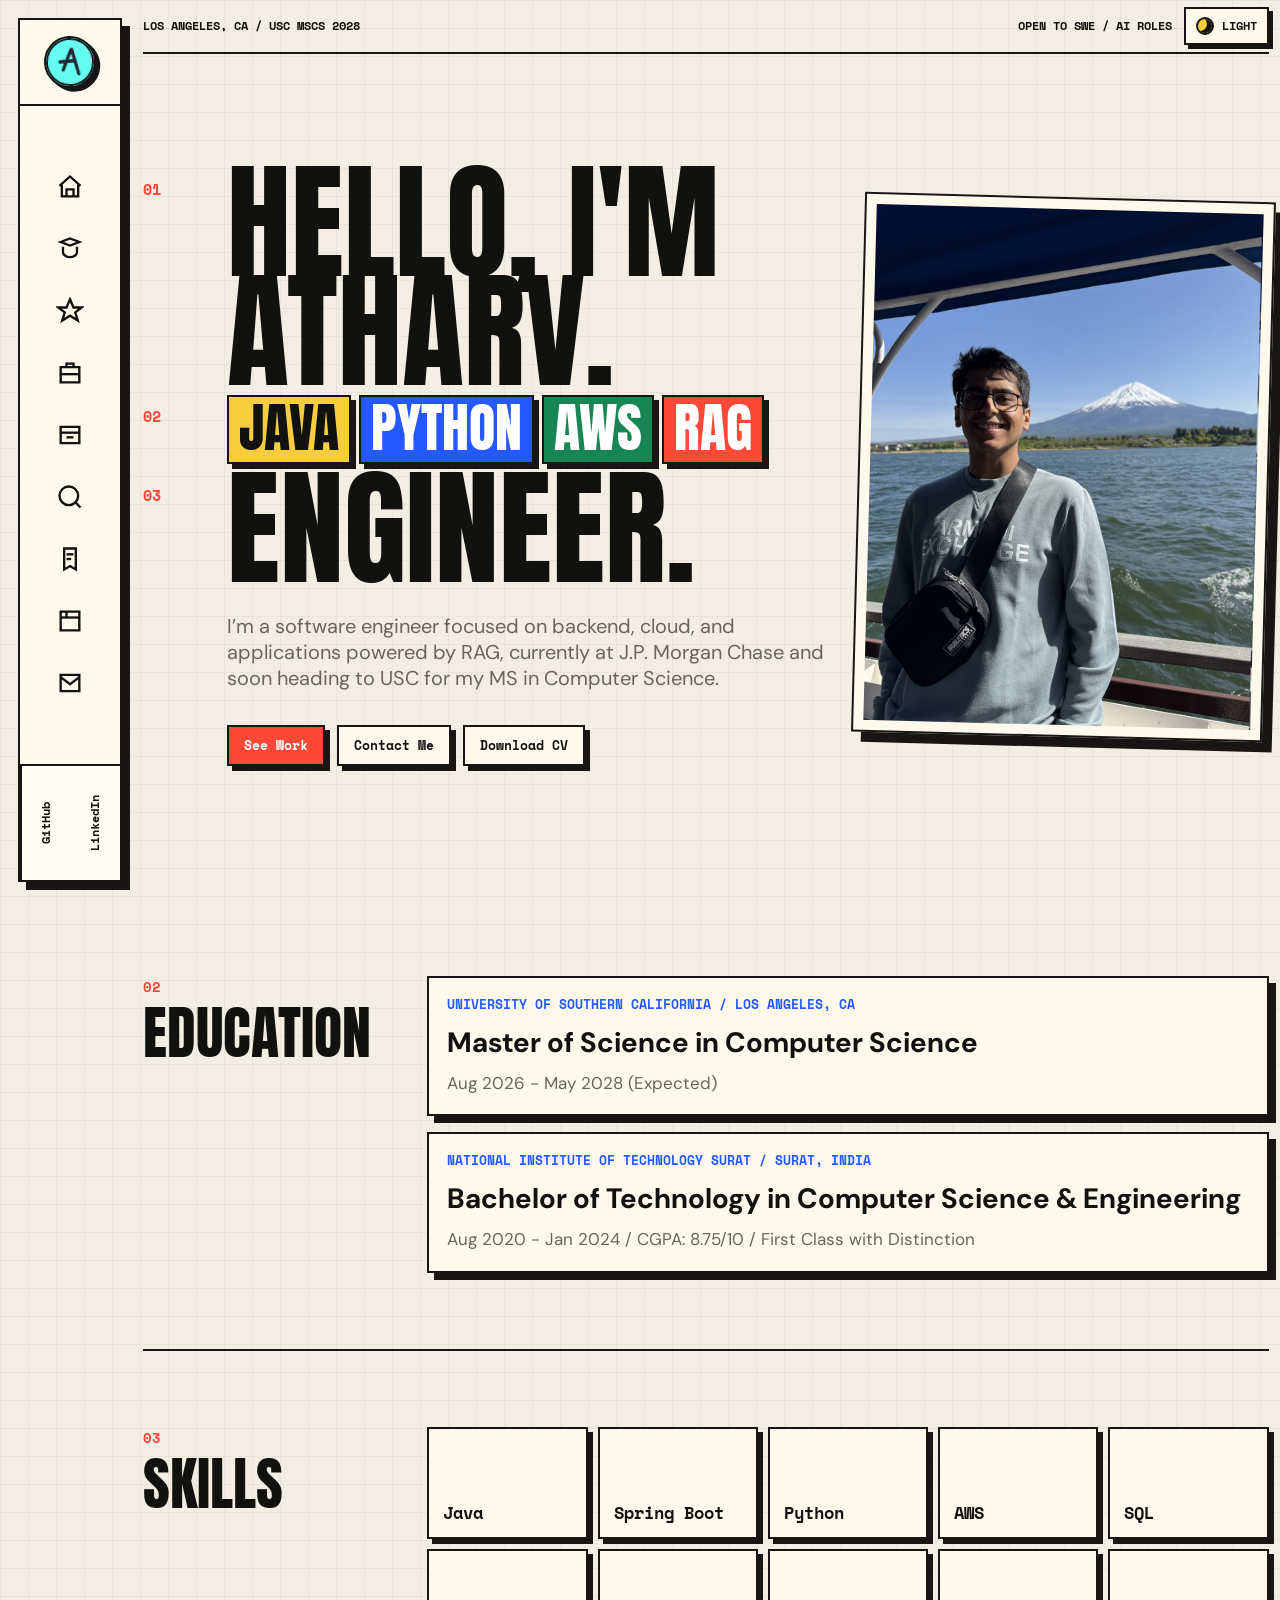
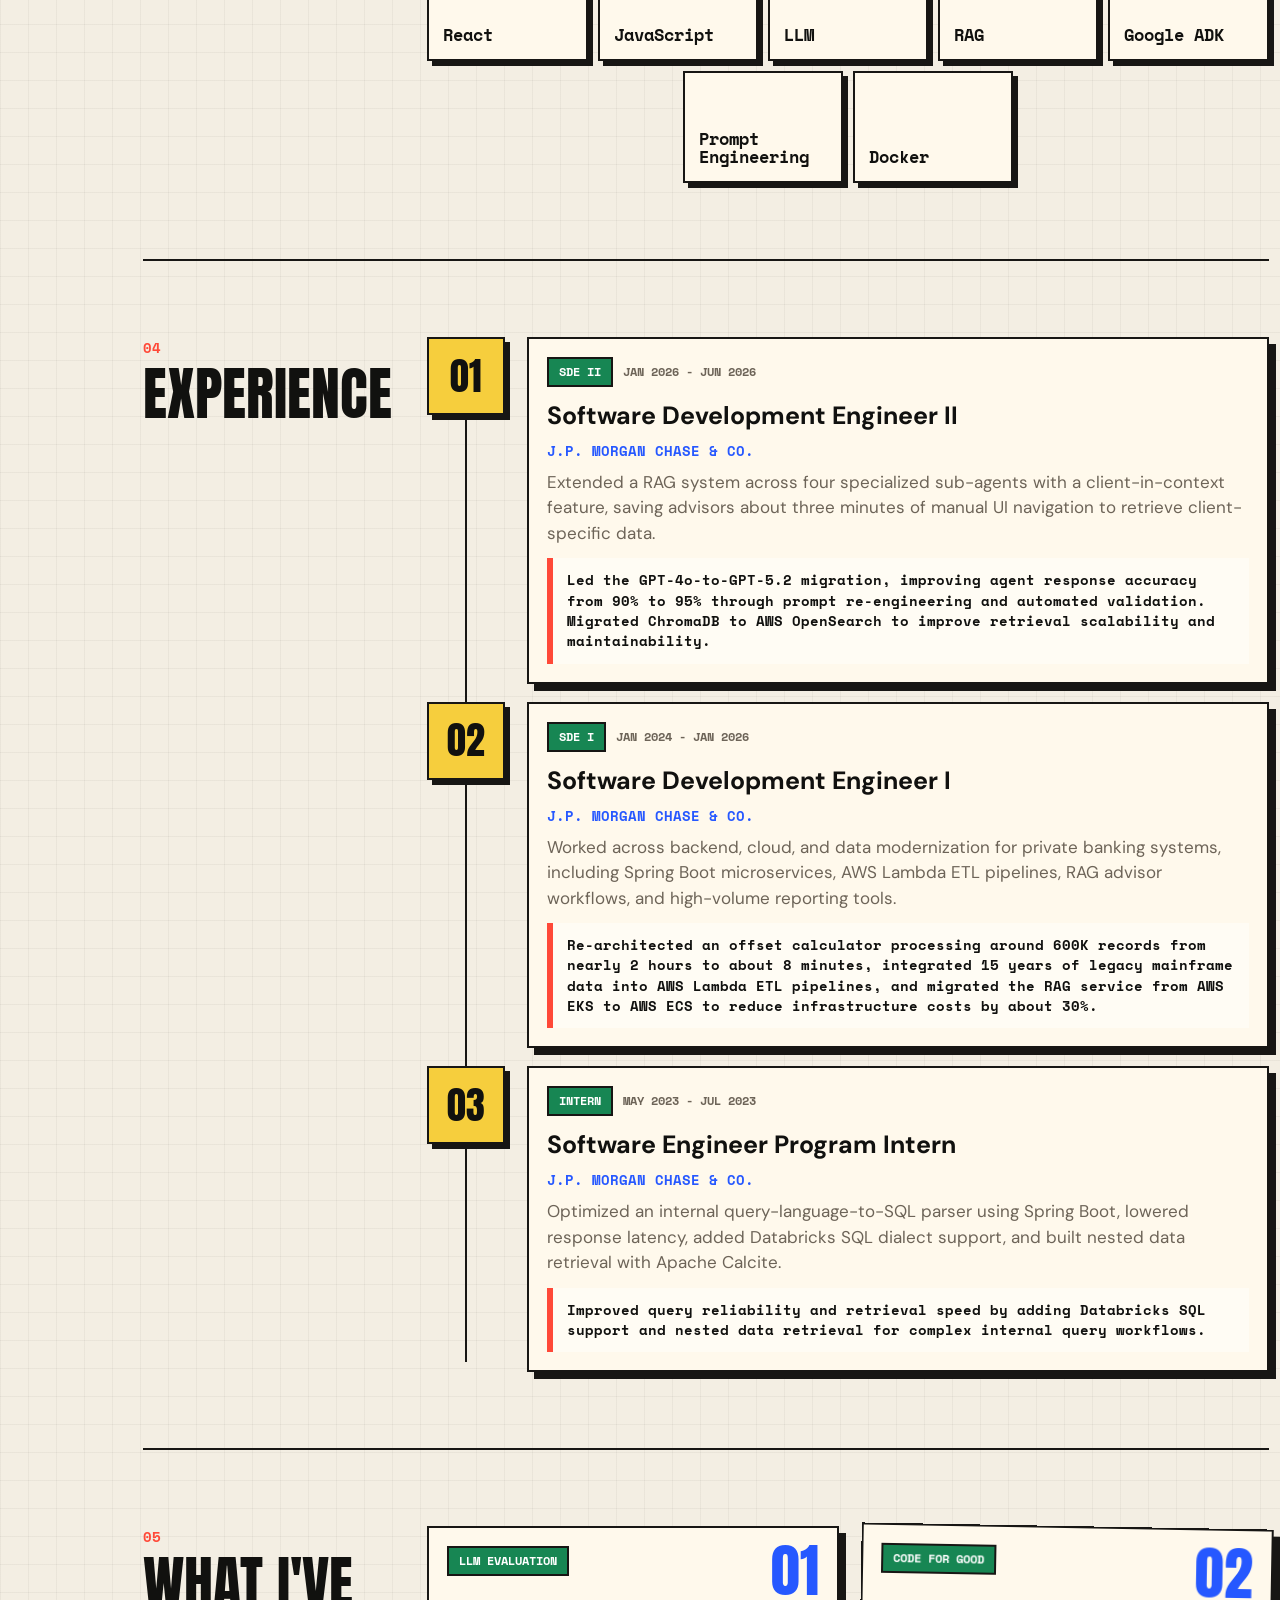
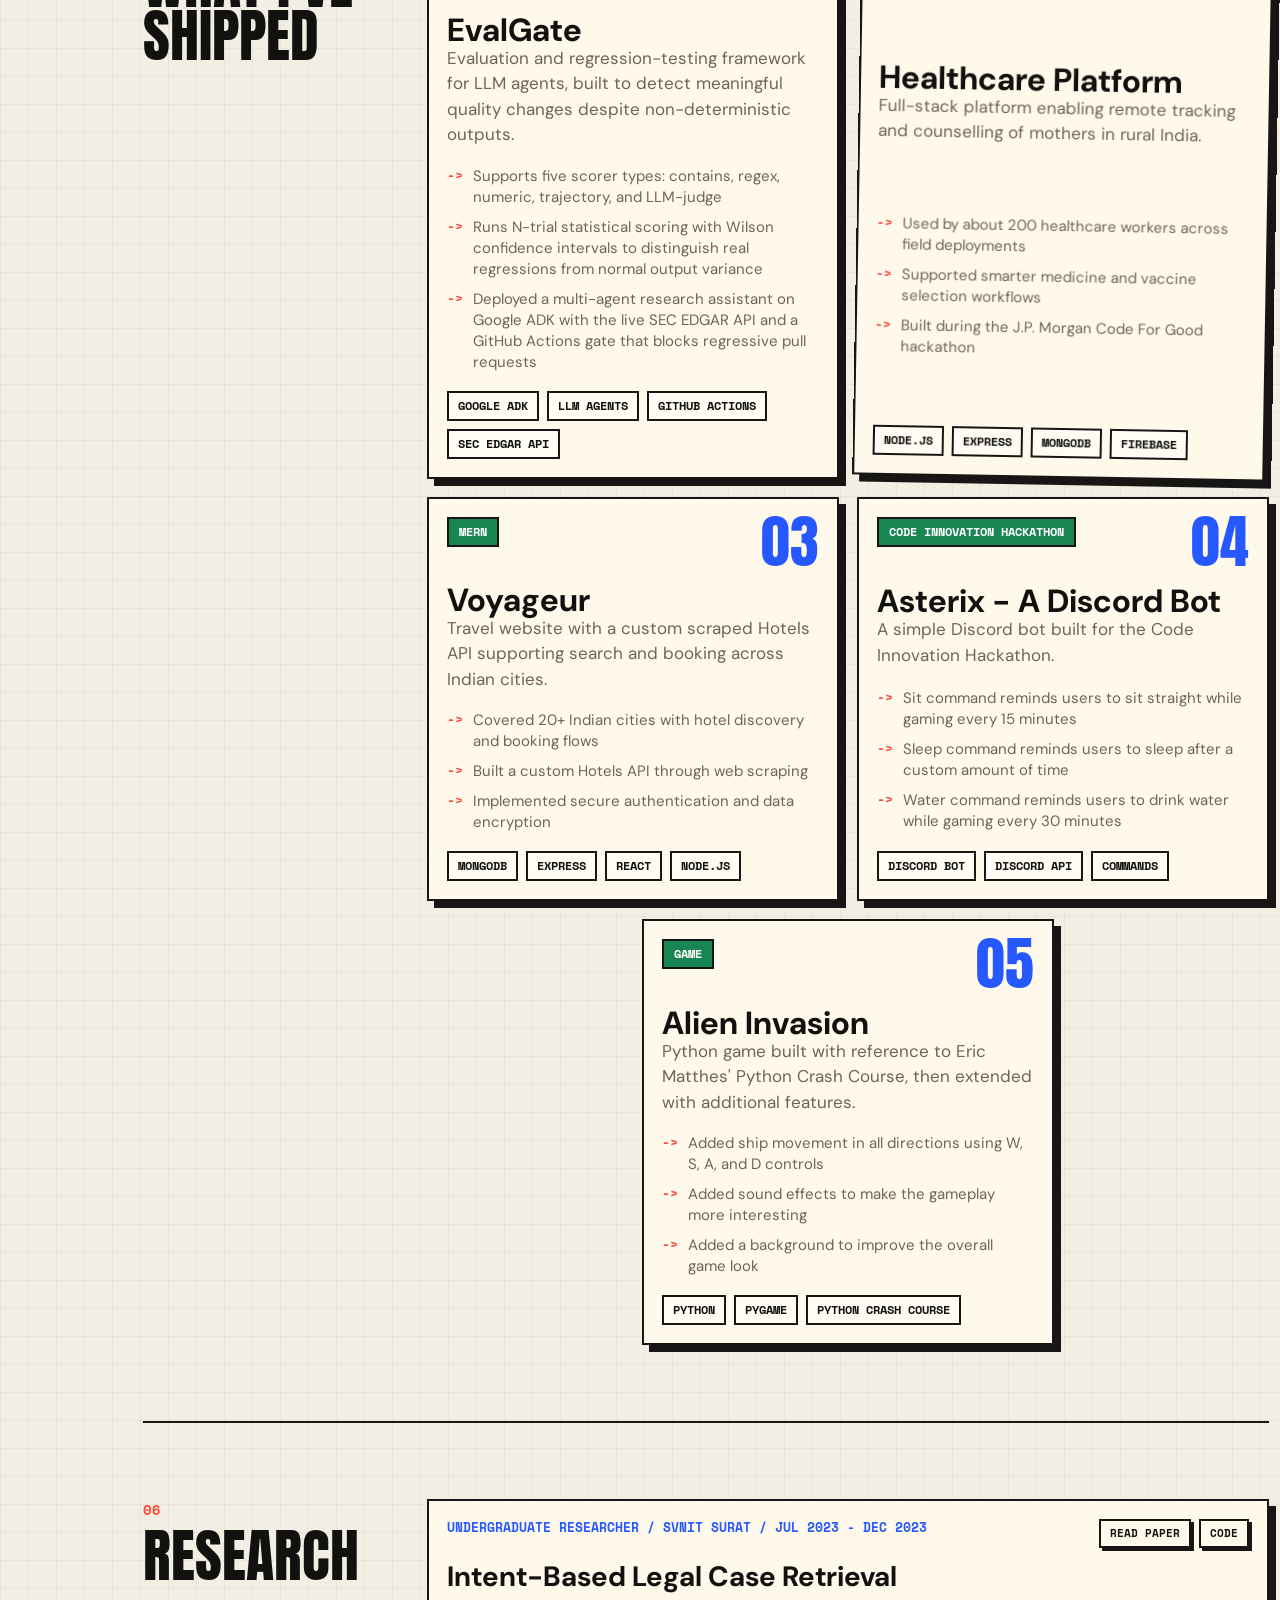
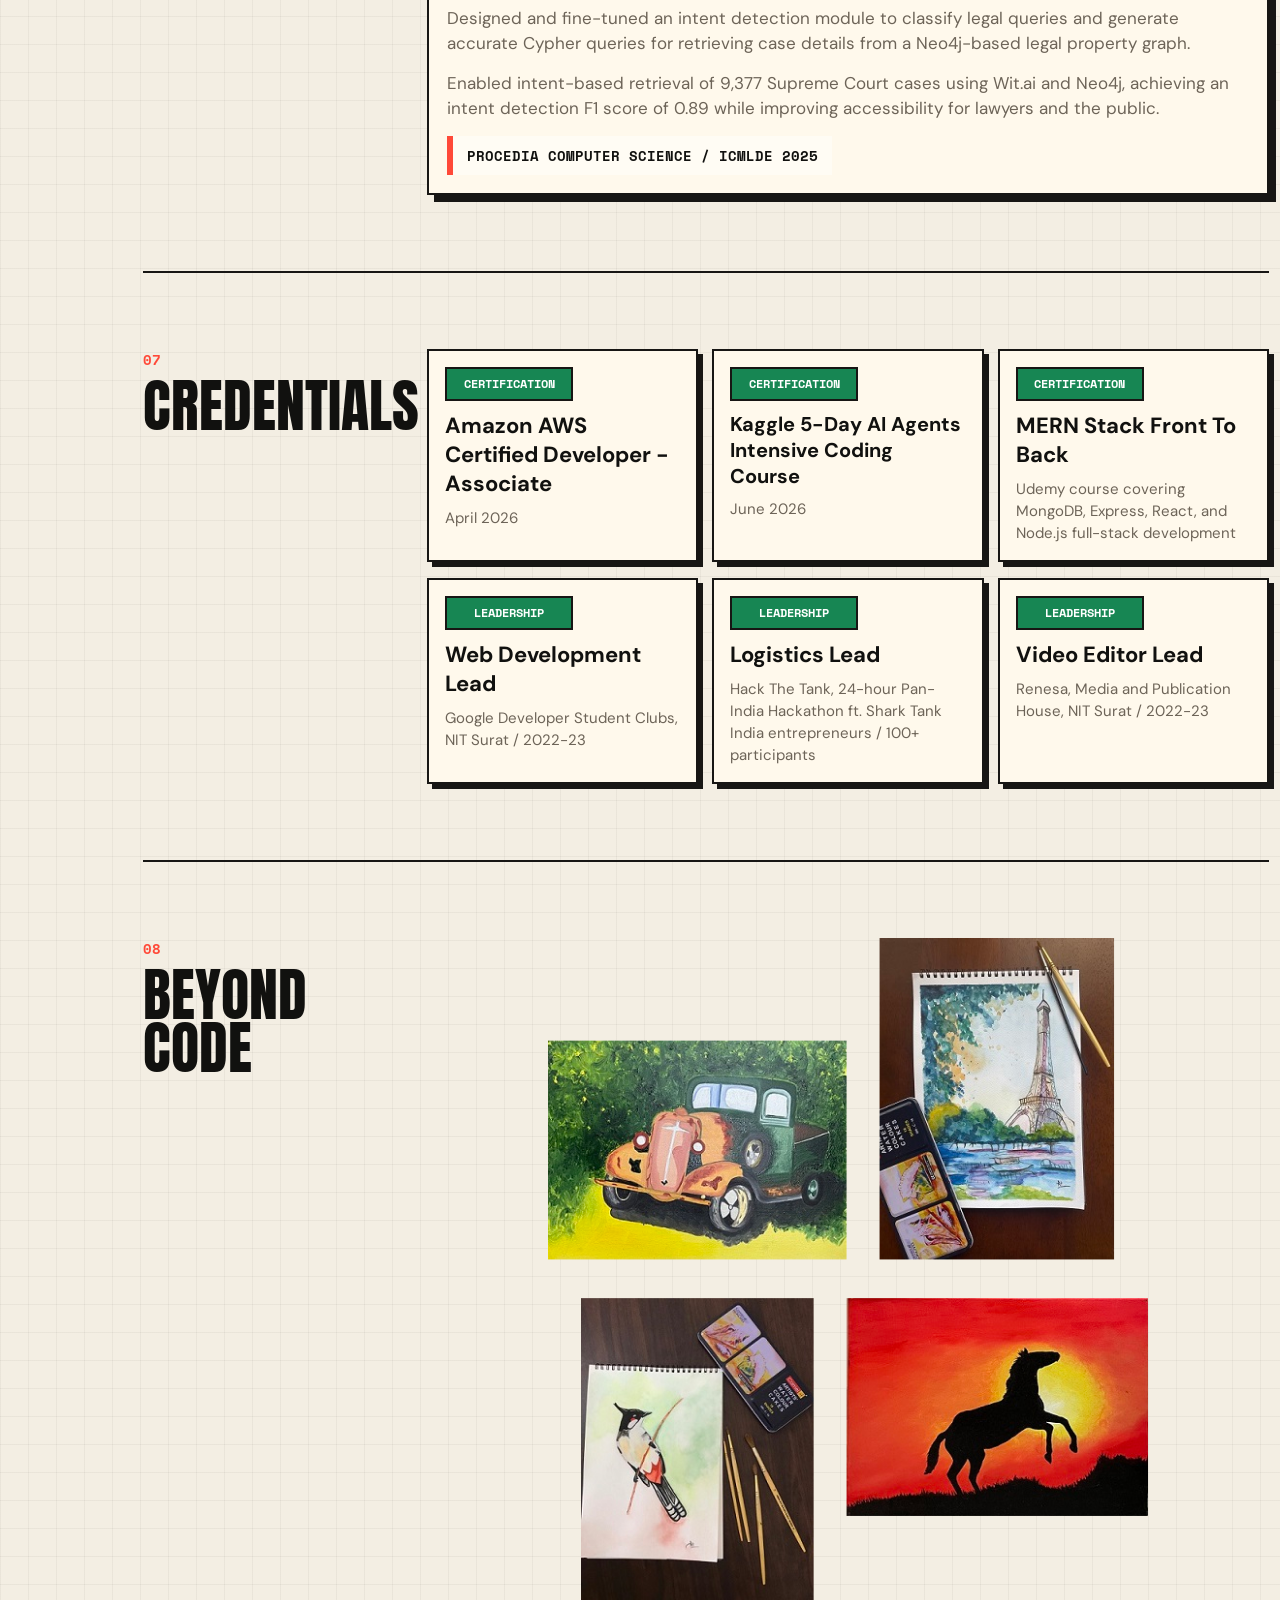
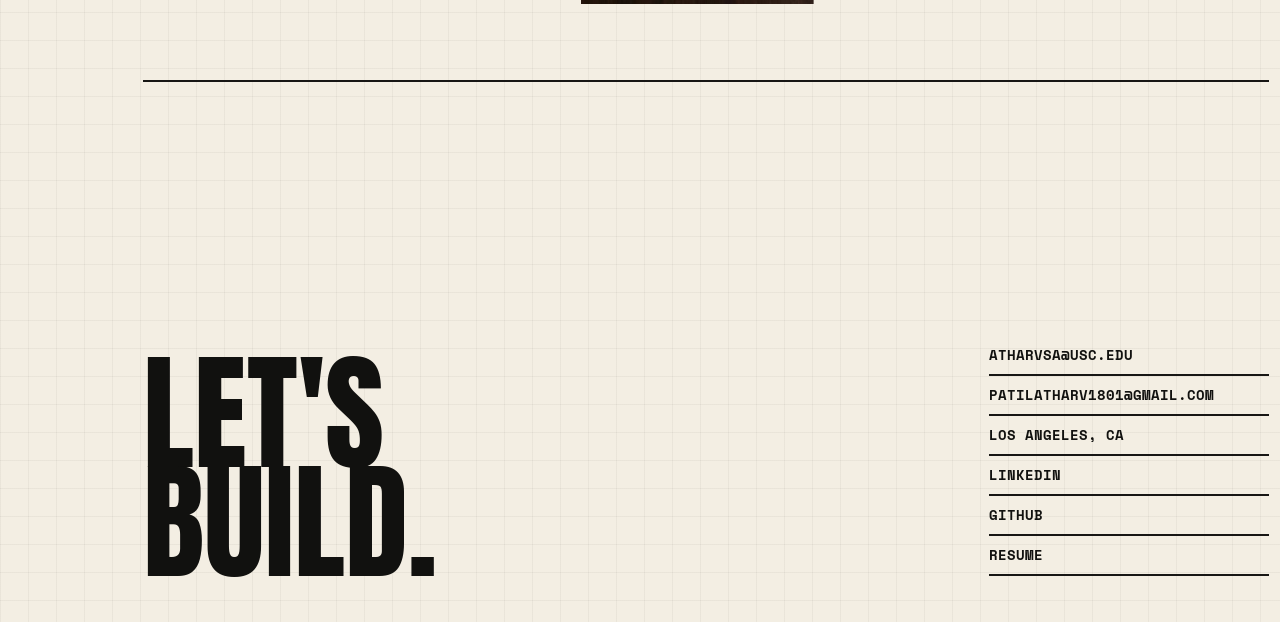
<file: index.html>
<!doctype html>
<html lang="en">
<head>
  <meta charset="UTF-8">
  <meta name="viewport" content="width=device-width, initial-scale=1">
  <meta name="description" content="Portfolio of Atharv Sandeep Patil, a software engineer working across Java, Python, AWS, and RAG-powered applications.">
  <title>Atharv's Portfolio</title>
  <link rel="icon" type="image/png" sizes="32x32" href="favicon.png">
  <link rel="apple-touch-icon" sizes="180x180" href="apple-touch-icon.png">
  <link rel="preconnect" href="https://fonts.googleapis.com">
  <link rel="preconnect" href="https://fonts.gstatic.com" crossorigin>
  <link href="https://fonts.googleapis.com/css2?family=Anton&family=DM+Sans:wght@400;500;700&family=Space+Mono:wght@400;700&display=swap" rel="stylesheet">
  <link rel="stylesheet" href="styles.css">
</head>
<body>
  <aside class="side-nav" aria-label="Primary navigation">
    <a class="mark" href="#home" aria-label="Atharv Patil home">
      <img src="images/logo.png" alt="Atharv Patil logo">
    </a>
    <nav class="rail-links">
      <a href="#home" aria-label="Home">
        <svg viewBox="0 0 24 24" fill="none" stroke="currentColor"><path d="M3 11l9-8 9 8"/><path d="M5 10v10h14V10"/><path d="M9 20v-6h6v6"/></svg>
        <span class="rail-label">Home</span>
      </a>
      <a href="#education" aria-label="Education">
        <svg viewBox="0 0 24 24" fill="none" stroke="currentColor"><path d="M4 6l8-3 8 3-8 3z"/><path d="M6 10v5c0 2 3 4 6 4s6-2 6-4v-5"/></svg>
        <span class="rail-label">Education</span>
      </a>
      <a href="#skills" aria-label="Skills">
        <svg viewBox="0 0 24 24" fill="none" stroke="currentColor"><path d="M12 2l3 7h7l-5.5 4.2 2.2 7L12 16l-6.7 4.2 2.2-7L2 9h7z"/></svg>
        <span class="rail-label">Skills</span>
      </a>
      <a href="#experience" aria-label="Experience">
        <svg viewBox="0 0 24 24" fill="none" stroke="currentColor"><path d="M4 7h16v13H4z"/><path d="M9 7V4h6v3"/><path d="M4 13h16"/></svg>
        <span class="rail-label">Experience</span>
      </a>
      <a href="#projects" aria-label="Projects">
        <svg viewBox="0 0 24 24" fill="none" stroke="currentColor"><path d="M4 5h16v14H4z"/><path d="M4 10h16"/><path d="M9 14h6"/></svg>
        <span class="rail-label">Projects</span>
      </a>
      <a href="#research" aria-label="Research">
        <svg viewBox="0 0 24 24" fill="none" stroke="currentColor"><circle cx="11" cy="11" r="8"/><path d="M21 21l-4.35-4.35"/></svg>
        <span class="rail-label">Research</span>
      </a>
      <a href="#certifications" aria-label="Credentials">
        <svg viewBox="0 0 24 24" fill="none" stroke="currentColor"><path d="M7 3h10v18l-5-3-5 3z"/><path d="M9 8h6"/><path d="M9 12h4"/></svg>
        <span class="rail-label">Credentials</span>
      </a>
      <a href="#creative" aria-label="Beyond Code">
        <svg viewBox="0 0 24 24" fill="none" stroke="currentColor"><path d="M4 4h16v16H4z"/><path d="M4 9h16"/><path d="M9 4v5"/></svg>
        <span class="rail-label">Beyond Code</span>
      </a>
      <a href="#contact" aria-label="Contact">
        <svg viewBox="0 0 24 24" fill="none" stroke="currentColor"><path d="M4 5h16v14H4z"/><path d="M4 7l8 6 8-6"/></svg>
        <span class="rail-label">Contact</span>
      </a>
    </nav>
    <div class="rail-bottom">
      <a href="https://github.com/Atharvp18" target="_blank" rel="noopener">GitHub</a>
      <a href="https://www.linkedin.com/in/atharv-patil-936466206/" target="_blank" rel="noopener">LinkedIn</a>
    </div>
  </aside>

  <main class="page">
    <div class="top-strip wrap">
      <span>Los Angeles, CA / USC MSCS 2028</span>
      <span>
        Open to SWE / AI roles
        <button class="theme-toggle" id="themeToggle" type="button" aria-label="Toggle dark theme" aria-pressed="false">
          <span class="toggle-icon" aria-hidden="true"></span>
          <span id="themeLabel">Light</span>
        </button>
      </span>
    </div>

    <section id="home" class="hero wrap">
      <div class="hello">
        <div class="sentence">
          <small>01</small>
          <h1>Hello, I'm<br>Atharv.</h1>
        </div>
        <div class="sentence">
          <small>02</small>
          <div class="role">
            <span class="word">Java</span>
            <span class="word">Python</span>
            <span class="word">AWS</span>
            <span class="word">RAG</span>
          </div>
        </div>
        <div class="sentence">
          <small>03</small>
          <h1>Engineer.</h1>
        </div>
        <p class="lede">I’m a software engineer focused on backend, cloud, and applications powered by RAG, currently at J.P. Morgan Chase and soon heading to USC for my MS in Computer Science.</p>
        <div class="actions">
          <a class="btn primary" href="#experience">See Work</a>
          <a class="btn" href="#contact">Contact Me</a>
          <a class="btn" href="Atharv_Sandeep_Patil_Resume.pdf" download>Download CV</a>
        </div>
      </div>
      <figure class="photo-card">
        <img src="images/IMG_3707_upright.jpg" alt="Atharv Sandeep Patil">
      </figure>
    </section>

    <section id="education" class="section wrap">
      <aside class="section-title"><small>02</small><h2>Education</h2></aside>
      <div class="stack">
        <article class="education-card">
          <div class="education-meta">University of Southern California / Los Angeles, CA</div>
          <h3>Master of Science in Computer Science</h3>
          <p>Aug 2026 - May 2028 (Expected)</p>
        </article>
        <article class="education-card">
          <div class="education-meta">National Institute of Technology Surat / Surat, India</div>
          <h3>Bachelor of Technology in Computer Science & Engineering</h3>
          <p>Aug 2020 - Jan 2024 / CGPA: 8.75/10 / First Class with Distinction</p>
        </article>
      </div>
    </section>

    <section id="skills" class="section wrap">
      <aside class="section-title"><small>03</small><h2>Skills</h2></aside>
      <div class="skills">
        <div class="skill">Java</div>
        <div class="skill">Spring Boot</div>
        <div class="skill">Python</div>
        <div class="skill">AWS</div>
        <div class="skill">SQL</div>
        <div class="skill">React</div>
        <div class="skill">JavaScript</div>
        <div class="skill">LLM</div>
        <div class="skill">RAG</div>
        <div class="skill">Google ADK</div>
        <div class="skill">Prompt Engineering</div>
        <div class="skill">Docker</div>
      </div>
    </section>

    <section id="experience" class="section wrap">
      <aside class="section-title"><small>04</small><h2>Experience</h2></aside>
      <div class="timeline">
        <article class="timeline-item">
          <div class="timeline-dot">01</div>
          <div class="timeline-card">
            <div class="timeline-meta">
              <span class="timeline-role">SDE II</span>
              <span class="timeline-date">Jan 2026 - Jun 2026</span>
            </div>
            <h3>Software Development Engineer II</h3>
            <div class="timeline-company">J.P. Morgan Chase & Co.</div>
            <p>Extended a RAG system across four specialized sub-agents with a client-in-context feature, saving advisors about three minutes of manual UI navigation to retrieve client-specific data.</p>
            <div class="timeline-highlight">Led the GPT-4o-to-GPT-5.2 migration, improving agent response accuracy from 90% to 95% through prompt re-engineering and automated validation. Migrated ChromaDB to AWS OpenSearch to improve retrieval scalability and maintainability.</div>
          </div>
        </article>

        <article class="timeline-item">
          <div class="timeline-dot">02</div>
          <div class="timeline-card">
            <div class="timeline-meta">
              <span class="timeline-role">SDE I</span>
              <span class="timeline-date">Jan 2024 - Jan 2026</span>
            </div>
            <h3>Software Development Engineer I</h3>
            <div class="timeline-company">J.P. Morgan Chase & Co.</div>
            <p>Worked across backend, cloud, and data modernization for private banking systems, including Spring Boot microservices, AWS Lambda ETL pipelines, RAG advisor workflows, and high-volume reporting tools.</p>
            <div class="timeline-highlight">Re-architected an offset calculator processing around 600K records from nearly 2 hours to about 8 minutes, integrated 15 years of legacy mainframe data into AWS Lambda ETL pipelines, and migrated the RAG service from AWS EKS to AWS ECS to reduce infrastructure costs by about 30%.</div>
          </div>
        </article>

        <article class="timeline-item">
          <div class="timeline-dot">03</div>
          <div class="timeline-card">
            <div class="timeline-meta">
              <span class="timeline-role">Intern</span>
              <span class="timeline-date">May 2023 - Jul 2023</span>
            </div>
            <h3>Software Engineer Program Intern</h3>
            <div class="timeline-company">J.P. Morgan Chase & Co.</div>
            <p>Optimized an internal query-language-to-SQL parser using Spring Boot, lowered response latency, added Databricks SQL dialect support, and built nested data retrieval with Apache Calcite.</p>
            <div class="timeline-highlight">Improved query reliability and retrieval speed by adding Databricks SQL support and nested data retrieval for complex internal query workflows.</div>
          </div>
        </article>
      </div>
    </section>

    <section id="projects" class="section wrap">
      <aside class="section-title"><small>05</small><h2>What I've Shipped</h2></aside>
      <div class="project-grid">
        <a class="project-card" href="https://github.com/Atharvp18/evalGate" target="_blank" rel="noopener">
          <div class="project-top">
            <span class="project-tag">LLM Evaluation</span>
            <span class="project-index">01</span>
          </div>
          <div>
            <h3>EvalGate</h3>
            <p>Evaluation and regression-testing framework for LLM agents, built to detect meaningful quality changes despite non-deterministic outputs.</p>
          </div>
          <ul class="project-bullets">
            <li>Supports five scorer types: contains, regex, numeric, trajectory, and LLM-judge</li>
            <li>Runs N-trial statistical scoring with Wilson confidence intervals to distinguish real regressions from normal output variance</li>
            <li>Deployed a multi-agent research assistant on Google ADK with the live SEC EDGAR API and a GitHub Actions gate that blocks regressive pull requests</li>
          </ul>
          <div class="tech-stack">
            <span class="tech-chip">Google ADK</span>
            <span class="tech-chip">LLM Agents</span>
            <span class="tech-chip">GitHub Actions</span>
            <span class="tech-chip">SEC EDGAR API</span>
          </div>
        </a>

        <a class="project-card" href="https://github.com/Atharvp18/Its-a-Feature" target="_blank" rel="noopener">
          <div class="project-top">
            <span class="project-tag">Code For Good</span>
            <span class="project-index">02</span>
          </div>
          <div>
            <h3>Healthcare Platform</h3>
            <p>Full-stack platform enabling remote tracking and counselling of mothers in rural India.</p>
          </div>
          <ul class="project-bullets">
            <li>Used by about 200 healthcare workers across field deployments</li>
            <li>Supported smarter medicine and vaccine selection workflows</li>
            <li>Built during the J.P. Morgan Code For Good hackathon</li>
          </ul>
          <div class="tech-stack">
            <span class="tech-chip">Node.js</span>
            <span class="tech-chip">Express</span>
            <span class="tech-chip">MongoDB</span>
            <span class="tech-chip">Firebase</span>
          </div>
        </a>

        <a class="project-card" href="https://github.com/Atharvp18/Voyageur-MLSA-Project" target="_blank" rel="noopener">
          <div class="project-top">
            <span class="project-tag">MERN</span>
            <span class="project-index">03</span>
          </div>
          <div>
            <h3>Voyageur</h3>
            <p>Travel website with a custom scraped Hotels API supporting search and booking across Indian cities.</p>
          </div>
          <ul class="project-bullets">
            <li>Covered 20+ Indian cities with hotel discovery and booking flows</li>
            <li>Built a custom Hotels API through web scraping</li>
            <li>Implemented secure authentication and data encryption</li>
          </ul>
          <div class="tech-stack">
            <span class="tech-chip">MongoDB</span>
            <span class="tech-chip">Express</span>
            <span class="tech-chip">React</span>
            <span class="tech-chip">Node.js</span>
          </div>
        </a>

        <a class="project-card" href="https://github.com/Atharvp18/Code-Innovation-Series-SVNIT" target="_blank" rel="noopener">
          <div class="project-top">
            <span class="project-tag">Code Innovation Hackathon</span>
            <span class="project-index">04</span>
          </div>
          <div>
            <h3>Asterix - A Discord Bot</h3>
            <p>A simple Discord bot built for the Code Innovation Hackathon.</p>
          </div>
          <ul class="project-bullets">
            <li>Sit command reminds users to sit straight while gaming every 15 minutes</li>
            <li>Sleep command reminds users to sleep after a custom amount of time</li>
            <li>Water command reminds users to drink water while gaming every 30 minutes</li>
          </ul>
          <div class="tech-stack">
            <span class="tech-chip">Discord Bot</span>
            <span class="tech-chip">Discord API</span>
            <span class="tech-chip">Commands</span>
          </div>
        </a>

        <a class="project-card" href="https://github.com/Atharvp18/Python-Projects/tree/main/Alien-Invasion" target="_blank" rel="noopener">
          <div class="project-top">
            <span class="project-tag">Game</span>
            <span class="project-index">05</span>
          </div>
          <div>
            <h3>Alien Invasion</h3>
            <p>Python game built with reference to Eric Matthes' Python Crash Course, then extended with additional features.</p>
          </div>
          <ul class="project-bullets">
            <li>Added ship movement in all directions using W, S, A, and D controls</li>
            <li>Added sound effects to make the gameplay more interesting</li>
            <li>Added a background to improve the overall game look</li>
          </ul>
          <div class="tech-stack">
            <span class="tech-chip">Python</span>
            <span class="tech-chip">Pygame</span>
            <span class="tech-chip">Python Crash Course</span>
          </div>
        </a>
      </div>
    </section>

    <section id="research" class="section wrap">
      <aside class="section-title"><small>06</small><h2>Research</h2></aside>
      <div class="research-card">
        <div class="research-head">
          <div class="research-meta">Undergraduate Researcher / SVNIT Surat / Jul 2023 - Dec 2023</div>
          <div class="research-actions">
            <a href="https://www.sciencedirect.com/science/article/pii/S1877050925016163" target="_blank" rel="noopener">Read Paper</a>
            <a href="https://github.com/Atharvp18/NLU-Based-Query-Processing" target="_blank" rel="noopener">Code</a>
          </div>
        </div>
        <h3>Intent-Based Legal Case Retrieval</h3>
        <p>Designed and fine-tuned an intent detection module to classify legal queries and generate accurate Cypher queries for retrieving case details from a Neo4j-based legal property graph.</p>
        <p>Enabled intent-based retrieval of 9,377 Supreme Court cases using Wit.ai and Neo4j, achieving an intent detection F1 score of 0.89 while improving accessibility for lawyers and the public.</p>
        <div class="research-score">Procedia Computer Science / ICMLDE 2025</div>
      </div>
    </section>

    <section id="certifications" class="section wrap">
      <aside class="section-title"><small>07</small><h2>Credentials</h2></aside>
      <div class="cert-list">
        <div class="cert-group three-col">
          <article class="cert-item">
            <span class="cert-label">Certification</span>
            <h3>Amazon AWS Certified Developer - Associate</h3>
            <p>April 2026</p>
          </article>
          <article class="cert-item">
            <span class="cert-label">Certification</span>
            <h3 class="cert-course-title">Kaggle 5-Day AI Agents Intensive Coding Course</h3>
            <p>June 2026</p>
          </article>
          <article class="cert-item">
            <span class="cert-label">Certification</span>
            <h3>MERN Stack Front To Back</h3>
            <p>Udemy course covering MongoDB, Express, React, and Node.js full-stack development</p>
          </article>
        </div>
        <div class="cert-group three-col">
          <article class="cert-item">
            <span class="cert-label">Leadership</span>
            <h3>Web Development Lead</h3>
            <p>Google Developer Student Clubs, NIT Surat / 2022-23</p>
          </article>
          <article class="cert-item">
            <span class="cert-label">Leadership</span>
            <h3>Logistics Lead</h3>
            <p>Hack The Tank, 24-hour Pan-India Hackathon ft. Shark Tank India entrepreneurs / 100+ participants</p>
          </article>
          <article class="cert-item">
            <span class="cert-label">Leadership</span>
            <h3>Video Editor Lead</h3>
            <p>Renesa, Media and Publication House, NIT Surat / 2022-23</p>
          </article>
        </div>
      </div>
    </section>

    <section id="creative" class="section wrap">
      <aside class="section-title"><small>08</small><h2>Beyond Code</h2></aside>
      <figure class="creative-showcase">
        <img src="images/creative-side.png" alt="Atharv creative side showcase">
      </figure>
    </section>

    <section id="contact" class="contact wrap">
      <h2>Let's<br>Build.</h2>
      <div>
        <a href="mailto:atharvsa@usc.edu">atharvsa@usc.edu</a>
        <a href="mailto:patilatharv1801@gmail.com">patilatharv1801@gmail.com</a>
        <a href="#">Los Angeles, CA</a>
        <a href="https://www.linkedin.com/in/atharv-patil-936466206/" target="_blank" rel="noopener">LinkedIn</a>
        <a href="https://github.com/Atharvp18" target="_blank" rel="noopener">GitHub</a>
        <a href="Atharv_Sandeep_Patil_Resume.pdf" download>Resume</a>
      </div>
    </section>
  </main>
  <script>
    (() => {
      const root = document.documentElement;
      const toggle = document.getElementById("themeToggle");
      const label = document.getElementById("themeLabel");
      const prefersDark = window.matchMedia("(prefers-color-scheme: dark)");

      const applyTheme = (theme) => {
        root.dataset.theme = theme;
        toggle.setAttribute("aria-pressed", String(theme === "dark"));
        label.textContent = theme === "dark" ? "Dark" : "Light";
      };

      const savedTheme = localStorage.getItem("portfolio-theme");
      applyTheme(savedTheme || (prefersDark.matches ? "dark" : "light"));

      toggle.addEventListener("click", () => {
        const nextTheme = root.dataset.theme === "dark" ? "light" : "dark";
        localStorage.setItem("portfolio-theme", nextTheme);
        applyTheme(nextTheme);
      });
    })();
  </script>
</body>
</html>
</file>
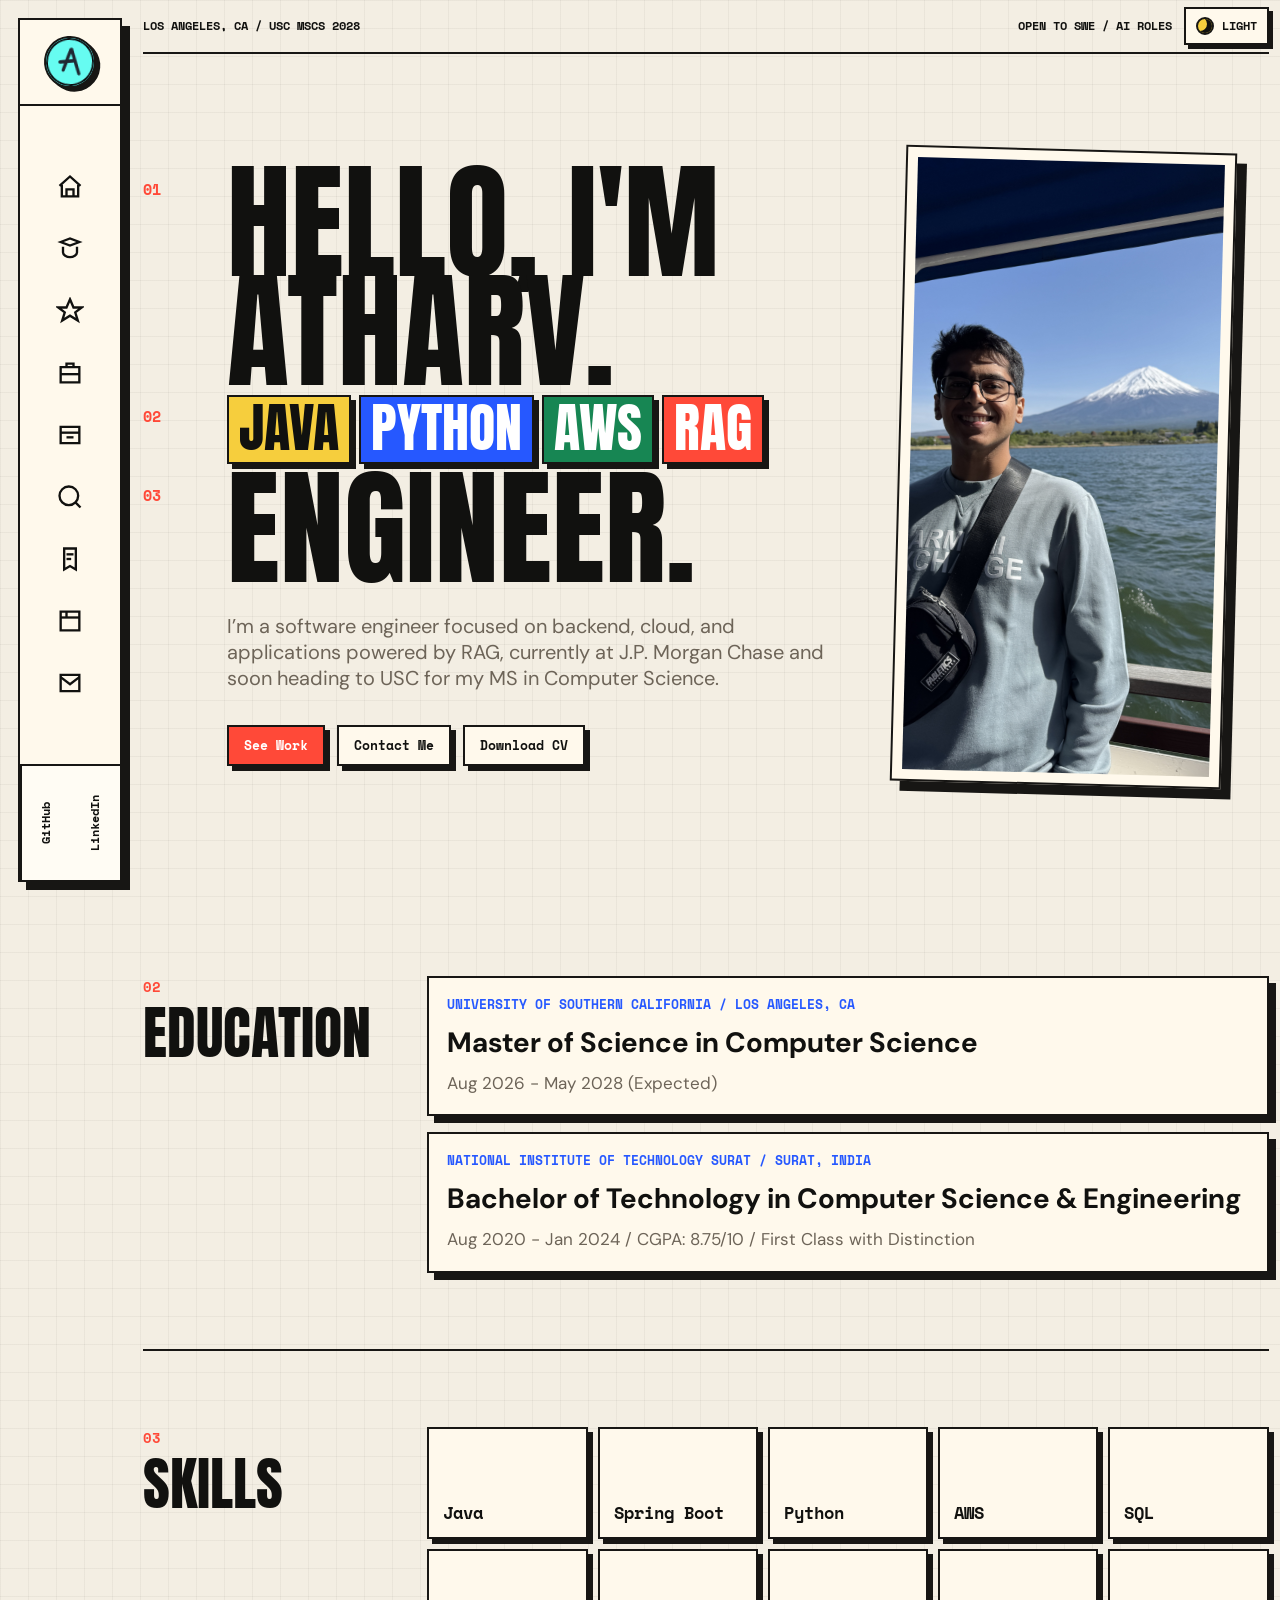
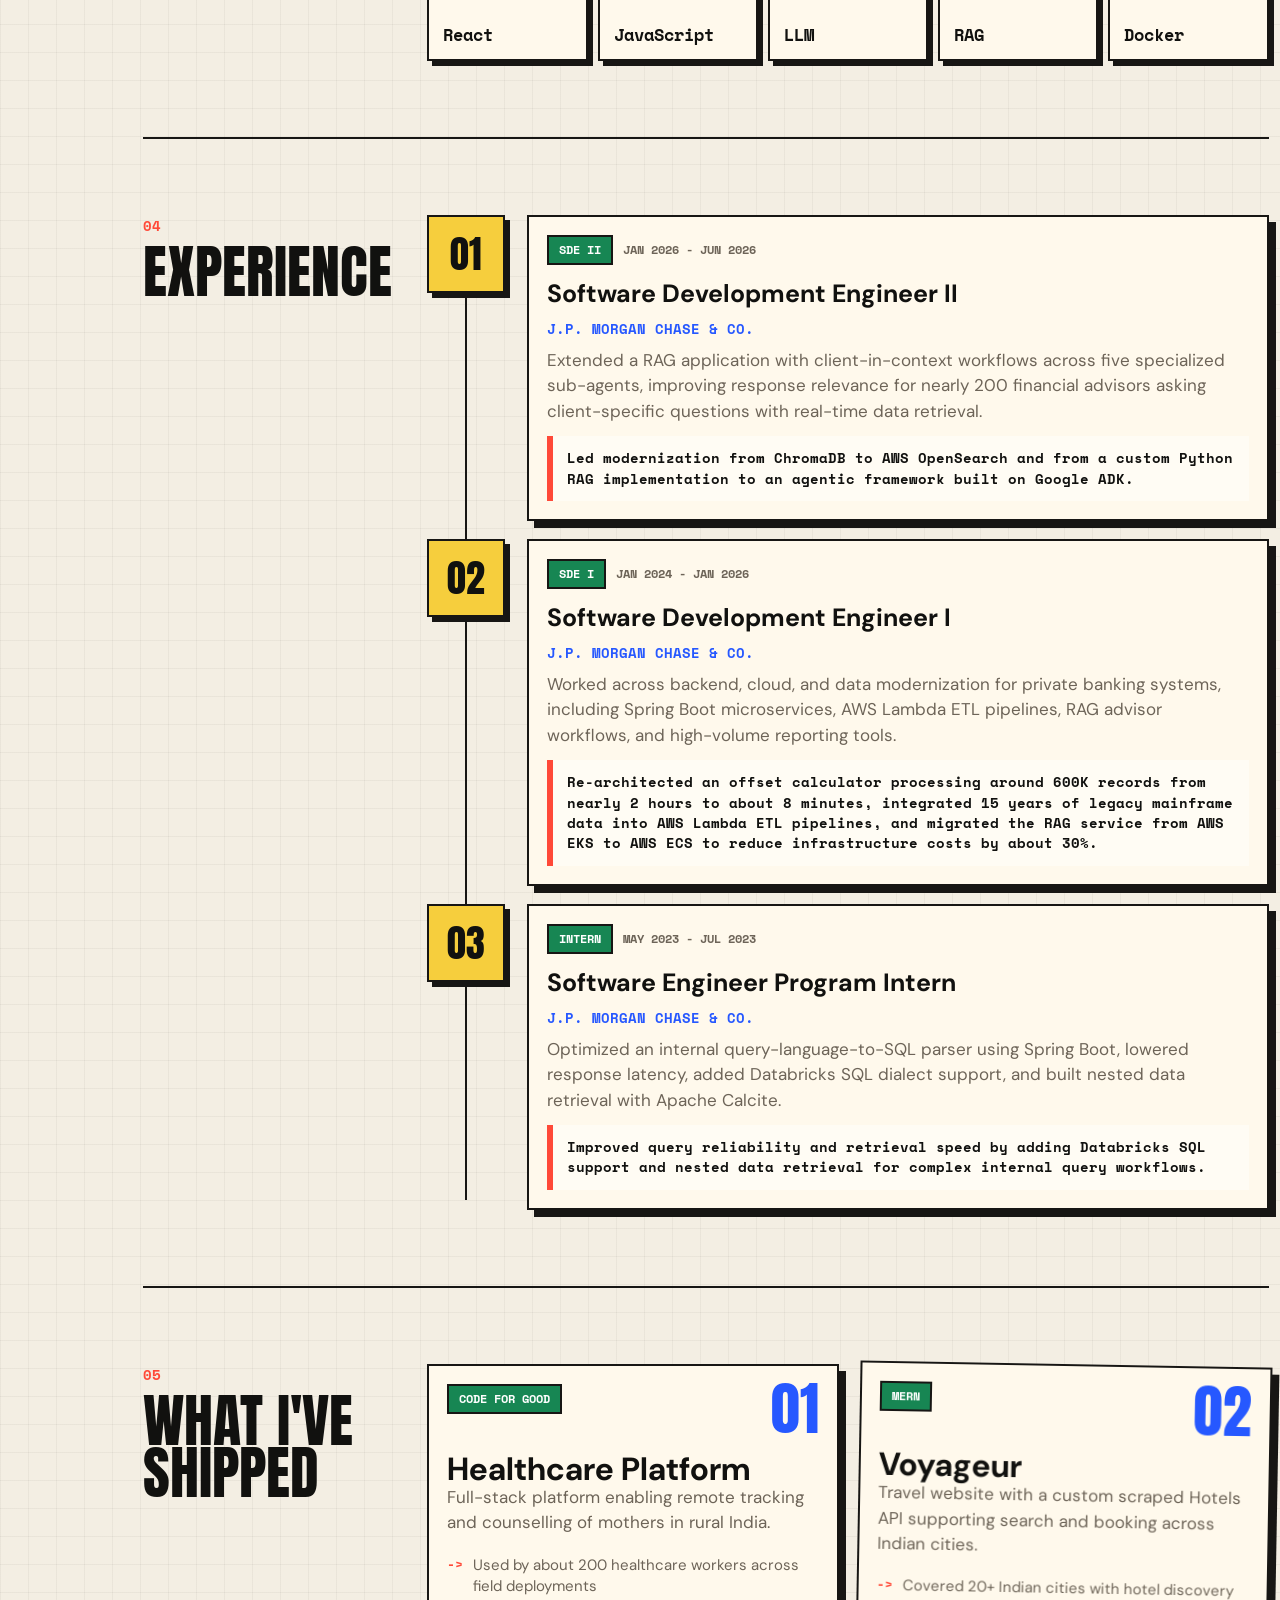
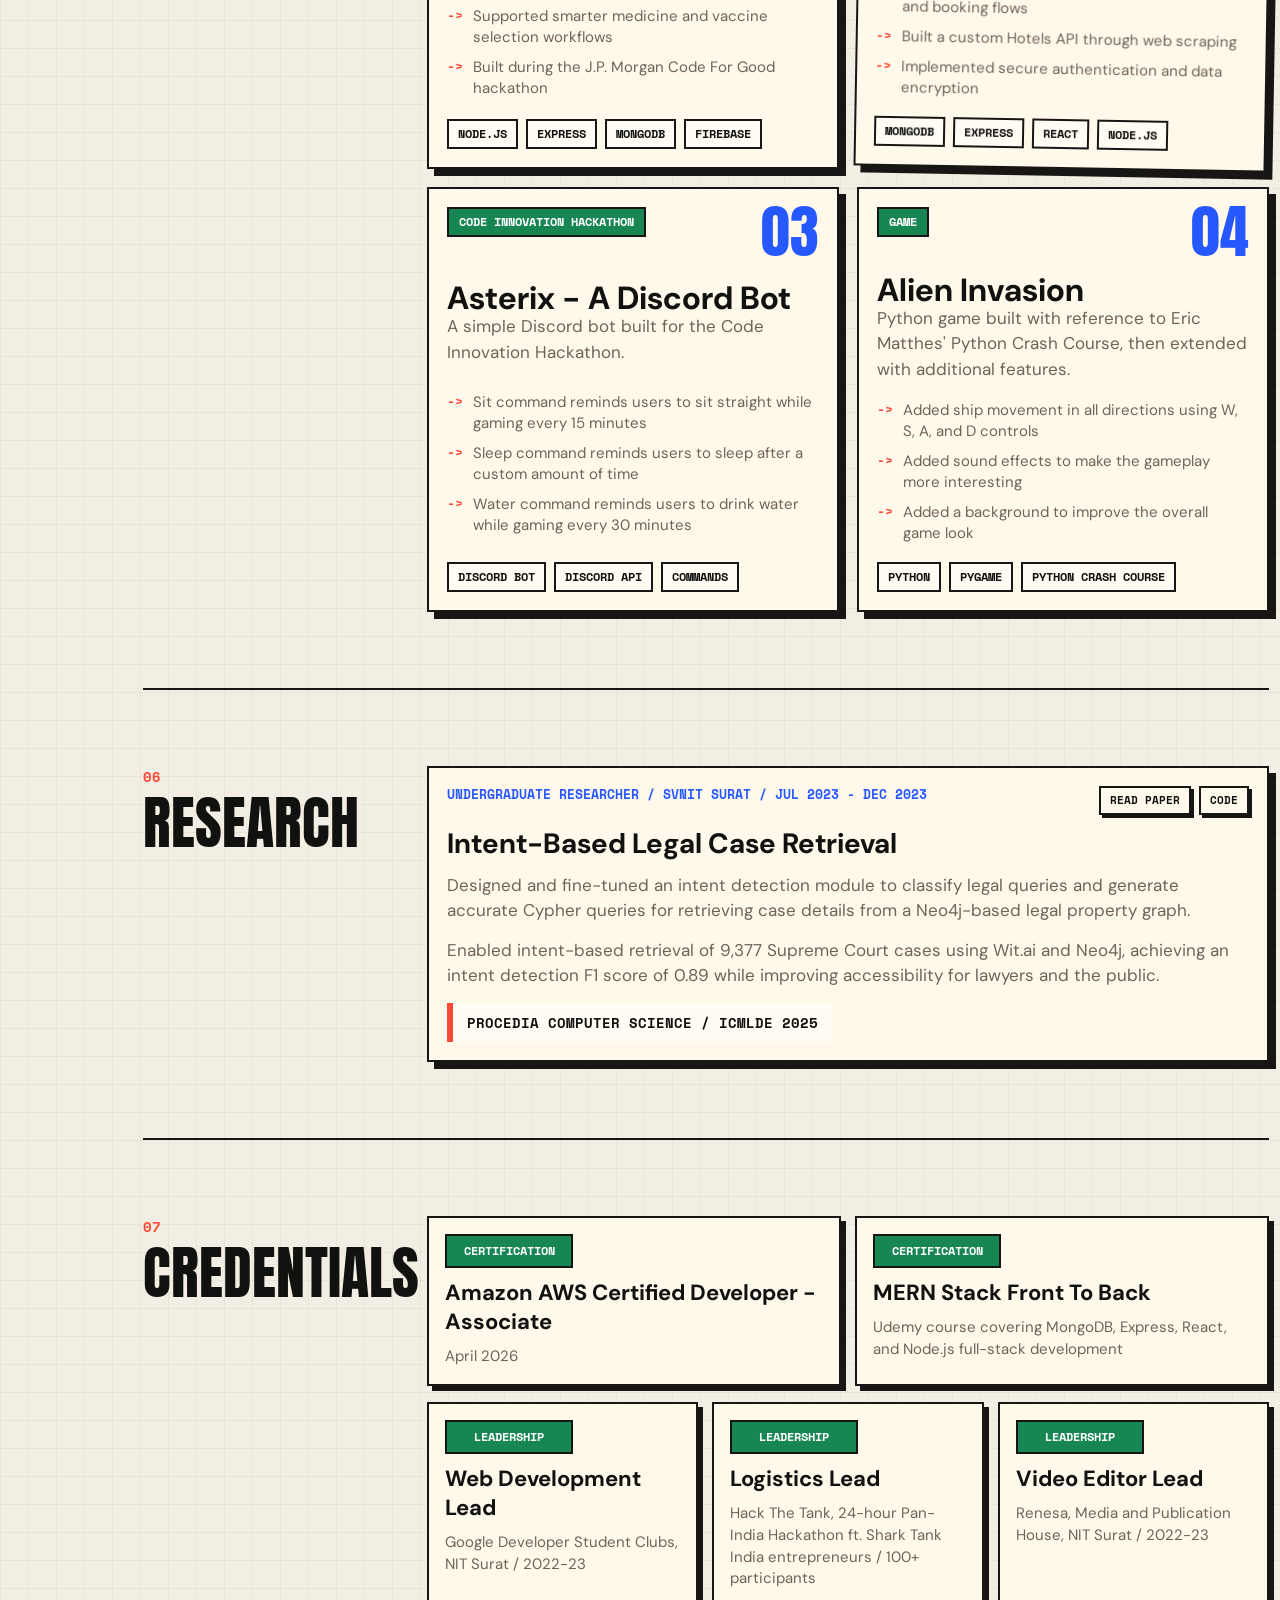
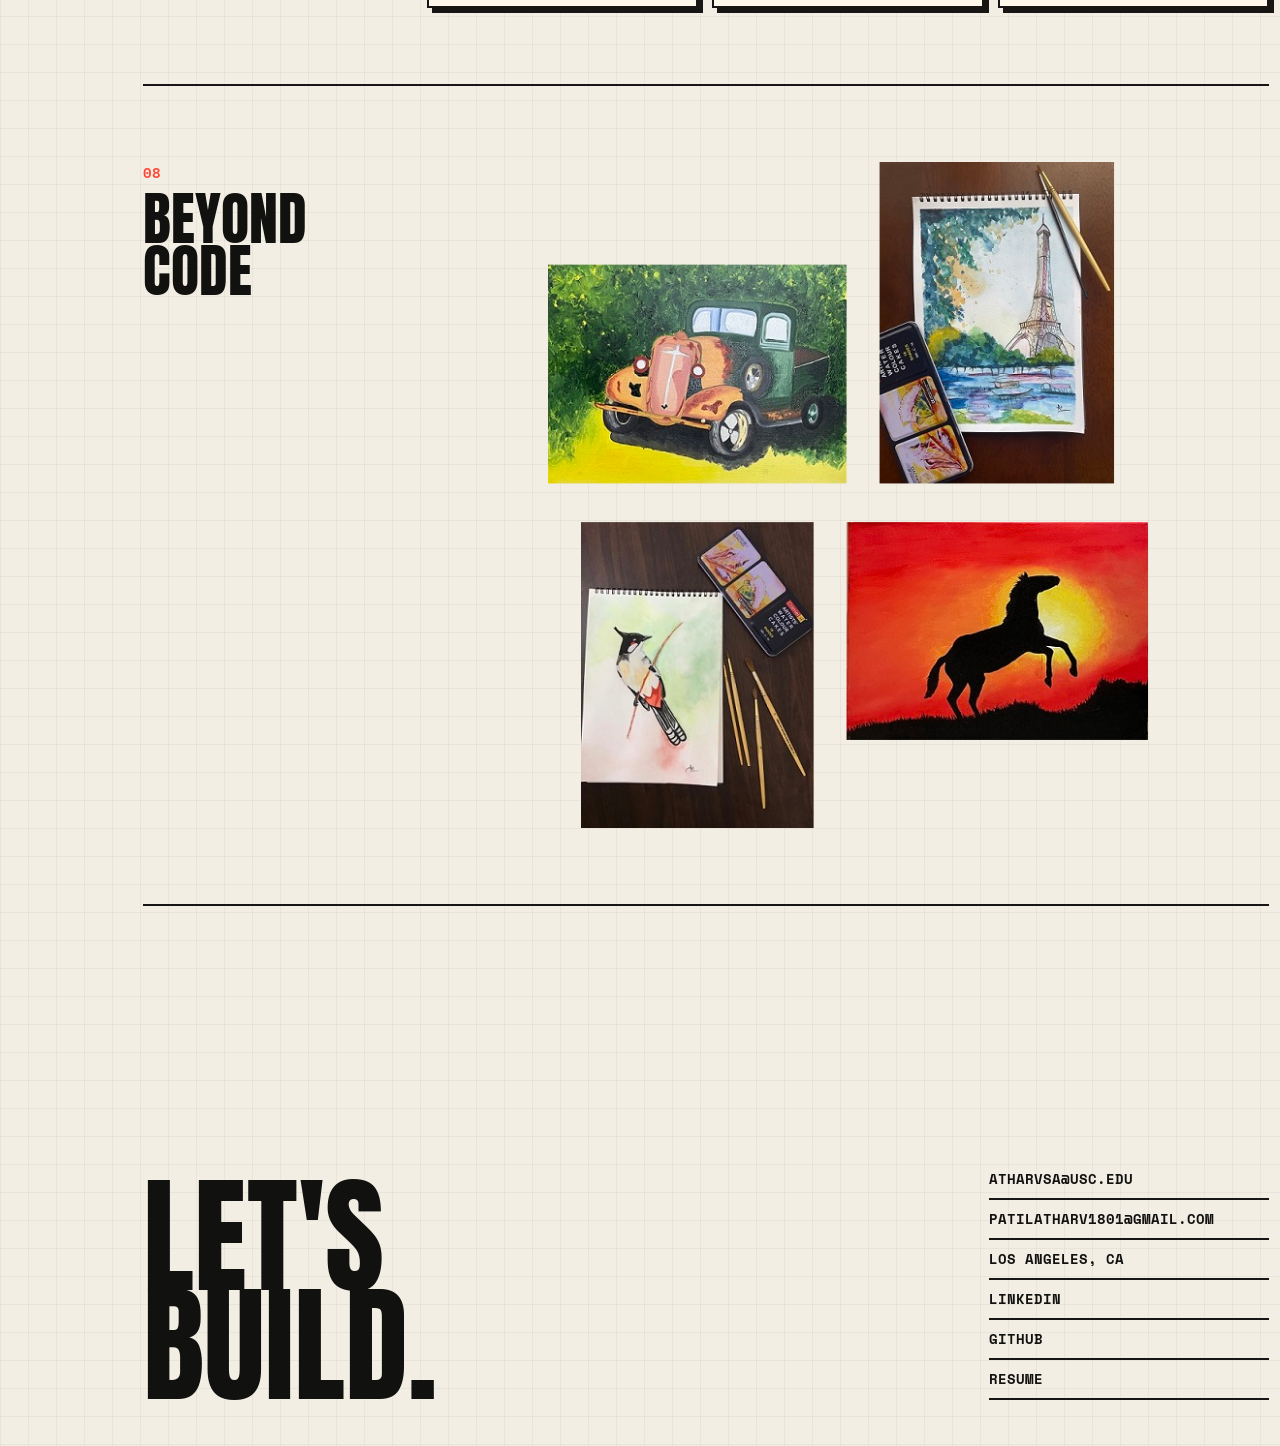
<file: prototype/porfolio-v2-prototype.html>
<!doctype html>
<html lang="en">
<head>
  <meta charset="UTF-8">
  <meta name="viewport" content="width=device-width, initial-scale=1">
  <title>Atharv's Portfolio</title>
  <link rel="icon" type="image/png" sizes="32x32" href="../favicon.png">
  <link rel="apple-touch-icon" sizes="180x180" href="../apple-touch-icon.png">
  <link rel="preconnect" href="https://fonts.googleapis.com">
  <link rel="preconnect" href="https://fonts.gstatic.com" crossorigin>
  <link href="https://fonts.googleapis.com/css2?family=Anton&family=DM+Sans:wght@400;500;700&family=Space+Mono:wght@400;700&display=swap" rel="stylesheet">
  <style>
    :root {
      --paper: #f3eee3;
      --ink: #11110f;
      --muted: #6d6458;
      --line: #171614;
      --card: #fff9ec;
      --red: #ff4938;
      --blue: #2658ff;
      --green: #178653;
      --yellow: #f6ce3d;
      --grid-line: rgba(17,17,15,.045);
      --dock-fill: rgba(255,255,255,.38);
      --rail: 104px;
      --max: 1180px;
    }
    [data-theme="dark"] {
      --paper: #10100f;
      --ink: #f3eee3;
      --muted: #b9ad9b;
      --line: #f3eee3;
      --card: #191817;
      --red: #ff5a48;
      --blue: #6f92ff;
      --green: #35b978;
      --yellow: #f6ce3d;
      --grid-line: rgba(243,238,227,.055);
      --dock-fill: rgba(255,255,255,.07);
    }
    * { box-sizing: border-box; }
    html { scroll-behavior: smooth; }
    body {
      margin: 0;
      color: var(--ink);
      background:
        linear-gradient(var(--grid-line) 1px, transparent 1px),
        linear-gradient(90deg, var(--grid-line) 1px, transparent 1px),
        var(--paper);
      background-size: 28px 28px;
      font-family: "DM Sans", sans-serif;
      transition: background .22s ease, color .22s ease;
    }
    .side-nav {
      position: fixed;
      inset: 18px auto 18px 18px;
      z-index: 30;
      width: var(--rail);
      border: 2px solid var(--line);
      background: var(--card);
      box-shadow: 8px 8px 0 var(--line);
      display: grid;
      grid-template-rows: 86px 1fr 116px;
    }
    .mark {
      display: grid;
      place-items: center;
      border-bottom: 2px solid var(--line);
      color: var(--ink);
      background: var(--card);
      text-decoration: none;
    }
    .mark img {
      width: 52px;
      height: 52px;
      border: 2px solid var(--line);
      border-radius: 50%;
      background: #55e6e1;
      box-shadow: 4px 4px 0 var(--line);
      transform: rotate(-5deg);
    }
    .rail-links {
      display: grid;
      align-content: center;
      gap: 8px;
      padding: 12px 10px;
    }
    .rail-links a {
      min-height: clamp(46px, 6vh, 68px);
      color: var(--ink);
      text-decoration: none;
      border: 2px solid transparent;
      display: grid;
      place-items: center;
      font: 700 11px/1 "Space Mono", monospace;
      text-transform: uppercase;
      border-radius: 18px;
      position: relative;
      transition: background .18s ease, color .18s ease, border-color .18s ease, transform .18s ease;
    }
    .rail-links a:first-child { border-top: 2px solid transparent; }
    .rail-links a:hover {
      background: var(--yellow);
      border-color: var(--line);
      transform: rotate(-2deg);
    }
    .rail-label {
      position: absolute;
      left: calc(100% + 12px);
      top: 50%;
      z-index: 5;
      min-width: max-content;
      border: 2px solid var(--line);
      background: var(--card);
      color: var(--ink);
      box-shadow: 4px 4px 0 var(--line);
      padding: 8px 10px;
      opacity: 0;
      pointer-events: none;
      transform: translate(-8px, -50%);
      transition: opacity .16s ease, transform .16s ease;
    }
    .rail-links a:hover .rail-label,
    .rail-links a:focus-visible .rail-label {
      opacity: 1;
      transform: translate(0, -50%);
    }
    .rail-links svg {
      width: 28px;
      height: 28px;
      stroke-width: 2;
    }
    .rail-bottom {
      border-top: 2px solid var(--line);
      display: grid;
      grid-template-columns: 1fr 1fr;
    }
    .rail-bottom a {
      display: grid;
      place-items: center;
      color: var(--ink);
      text-decoration: none;
      font: 700 12px/1 "Space Mono", monospace;
      border-right: 2px solid var(--line);
      writing-mode: vertical-rl;
      transform: rotate(180deg);
      background: var(--dock-fill);
    }
    .rail-bottom a:last-child { border-right: 0; }
    .page {
      margin-left: calc(var(--rail) + 28px);
    }
    .wrap {
      width: min(var(--max), calc(92vw - var(--rail) / 2));
      margin: 0 auto;
    }
    .top-strip {
      min-height: 54px;
      border-bottom: 2px solid var(--line);
      display: flex;
      justify-content: space-between;
      align-items: center;
      font: 700 12px/1 "Space Mono", monospace;
      text-transform: uppercase;
    }
    .top-strip span {
      display: inline-flex;
      align-items: center;
      gap: 12px;
      flex-wrap: wrap;
    }
    .theme-toggle {
      color: var(--ink);
      background: var(--card);
      border: 2px solid var(--line);
      padding: 8px 10px;
      font: 700 12px/1 "Space Mono", monospace;
      text-transform: uppercase;
      cursor: pointer;
      box-shadow: 4px 4px 0 var(--line);
      display: inline-flex;
      align-items: center;
      gap: 8px;
      transition: transform .16s ease, box-shadow .16s ease, background .16s ease;
    }
    .theme-toggle:hover {
      background: var(--yellow);
      transform: translate(2px, 2px);
      box-shadow: 2px 2px 0 var(--line);
    }
    .toggle-icon {
      width: 18px;
      height: 18px;
      border: 2px solid var(--line);
      border-radius: 50%;
      background: var(--yellow);
      box-shadow: inset -5px -2px 0 var(--ink);
    }
    [data-theme="dark"] .toggle-icon {
      background: var(--ink);
      box-shadow: inset 6px 0 0 var(--yellow);
    }
    .hero {
      min-height: calc(100vh - 54px);
      display: grid;
      grid-template-columns: 1.25fr .75fr;
      gap: 30px;
      align-items: center;
      padding: 34px 0 54px;
    }
    .hello {
      display: grid;
      gap: 10px;
    }
    .sentence {
      display: grid;
      grid-template-columns: 70px 1fr;
      gap: 14px;
      align-items: start;
    }
    .sentence small {
      padding-top: 14px;
      font: 700 15px/1 "Space Mono", monospace;
      color: var(--red);
    }
    h1 {
      margin: 0;
      font: 400 clamp(4.4rem, 10vw, 11rem)/.85 Anton, sans-serif;
      text-transform: uppercase;
      letter-spacing: 0;
    }
    .role {
      display: flex;
      flex-wrap: nowrap;
      gap: 8px;
      font: 400 clamp(2rem, 4.25vw, 4.7rem)/.9 Anton, sans-serif;
      text-transform: uppercase;
    }
    .word {
      border: 2px solid var(--line);
      padding: 6px 10px 10px;
      background: var(--yellow);
      box-shadow: 5px 5px 0 var(--line);
    }
    .word:nth-child(2) { background: var(--blue); color: #fff; }
    .word:nth-child(3) { background: var(--green); color: #fff; }
    .word:nth-child(4) { background: var(--red); color: #fff; }
    .lede {
      max-width: 720px;
      color: var(--muted);
      font-size: 20px;
      margin: 20px 0 0 84px;
    }
    .actions {
      display: flex;
      gap: 12px;
      flex-wrap: wrap;
      margin: 24px 0 0 84px;
    }
    .btn {
      color: var(--ink);
      text-decoration: none;
      border: 2px solid var(--line);
      background: var(--card);
      padding: 12px 15px;
      font: 700 13px/1 "Space Mono", monospace;
      box-shadow: 5px 5px 0 var(--line);
      transition: transform .16s ease, box-shadow .16s ease;
    }
    .btn:hover {
      transform: translate(3px, 3px);
      box-shadow: 2px 2px 0 var(--line);
    }
    .btn.primary {
      background: var(--red);
      color: #fff;
    }
    .photo-card {
      border: 2px solid var(--line);
      background: var(--card);
      padding: 10px;
      box-shadow: 10px 10px 0 var(--line);
      transform: rotate(1.5deg);
    }
    .photo-card img {
      width: 100%;
      height: min(68vh, 640px);
      object-fit: cover;
      object-position: center 22%;
      display: block;
    }
    .section {
      display: grid;
      grid-template-columns: 250px 1fr;
      gap: 34px;
      padding: 76px 0;
      border-bottom: 2px solid var(--line);
    }
    .section-title {
      position: sticky;
      top: 24px;
      align-self: start;
    }
    .section-title small {
      font: 700 14px/1 "Space Mono", monospace;
      color: var(--red);
    }
    .section-title h2 {
      margin: 10px 0 0;
      font: 400 58px/.9 Anton, sans-serif;
      text-transform: uppercase;
    }
    .stack {
      display: grid;
      gap: 16px;
    }
    .timeline {
      position: relative;
      display: grid;
      gap: 18px;
    }
    .timeline::before {
      content: "";
      position: absolute;
      left: 38px;
      top: 10px;
      bottom: 10px;
      width: 2px;
      background: var(--line);
    }
    .timeline-item {
      display: grid;
      grid-template-columns: 82px 1fr;
      gap: 18px;
      position: relative;
    }
    .timeline-dot {
      width: 78px;
      height: 78px;
      border: 2px solid var(--line);
      background: var(--yellow);
      display: grid;
      place-items: center;
      font: 400 38px/.85 Anton, sans-serif;
      color: var(--ink);
      box-shadow: 5px 5px 0 var(--line);
      z-index: 1;
    }
    .timeline-card {
      border: 2px solid var(--line);
      background: var(--card);
      box-shadow: 7px 7px 0 var(--line);
      padding: 18px;
      display: grid;
      gap: 12px;
      transition: transform .16s ease, box-shadow .16s ease;
    }
    .timeline-card:hover {
      transform: translate(3px, 3px);
      box-shadow: 4px 4px 0 var(--line);
    }
    .timeline-meta {
      display: flex;
      align-items: center;
      gap: 10px;
      flex-wrap: wrap;
    }
    .timeline-role {
      border: 2px solid var(--line);
      background: var(--green);
      color: #fff;
      padding: 7px 10px;
      font: 700 12px/1 "Space Mono", monospace;
      text-transform: uppercase;
    }
    .timeline-date {
      color: var(--muted);
      font: 700 12px/1 "Space Mono", monospace;
      text-transform: uppercase;
    }
    .timeline-card h3 {
      margin: 0;
      font-size: 25px;
    }
    .timeline-company {
      color: var(--blue);
      font: 700 14px/1 "Space Mono", monospace;
      text-transform: uppercase;
    }
    .timeline-card p {
      margin: 0;
      color: var(--muted);
      font-size: 17px;
      line-height: 1.5;
    }
    .timeline-highlight {
      border-left: 6px solid var(--red);
      background: var(--dock-fill);
      padding: 12px 14px;
      color: var(--ink);
      font: 700 14px/1.45 "Space Mono", monospace;
    }
    .case {
      display: grid;
      grid-template-columns: 82px 1fr 150px;
      gap: 18px;
      border: 2px solid var(--line);
      background: var(--card);
      padding: 16px;
      box-shadow: 7px 7px 0 var(--line);
    }
    .case-num {
      font: 400 58px/.85 Anton, sans-serif;
      color: var(--green);
    }
    .case h3 {
      margin: 0 0 8px;
      font-size: 24px;
    }
    .case p {
      margin: 0;
      color: var(--muted);
      font-size: 17px;
    }
    .tag {
      justify-self: end;
      align-self: start;
      border: 2px solid var(--line);
      background: var(--yellow);
      padding: 8px 10px;
      font: 700 12px/1 "Space Mono", monospace;
      text-transform: uppercase;
    }
    .skills {
      display: grid;
      grid-template-columns: repeat(5, 1fr);
      gap: 10px;
    }
    .skill {
      min-height: 112px;
      border: 2px solid var(--line);
      background: var(--card);
      padding: 14px;
      display: grid;
      align-content: end;
      font: 700 17px/1.1 "Space Mono", monospace;
      box-shadow: 5px 5px 0 var(--line);
    }
    .project-grid {
      display: grid;
      grid-template-columns: repeat(2, 1fr);
      gap: 18px;
    }
    .project-card {
      min-height: 360px;
      border: 2px solid var(--line);
      background: var(--card);
      color: var(--ink);
      text-decoration: none;
      box-shadow: 7px 7px 0 var(--line);
      padding: 18px;
      display: grid;
      align-content: space-between;
      gap: 18px;
      transition: transform .16s ease, box-shadow .16s ease, background .16s ease;
    }
    .project-card:nth-child(2) {
      transform: rotate(1deg);
    }
    .project-card:hover {
      transform: translate(3px, 3px);
      box-shadow: 4px 4px 0 var(--line);
      background: var(--dock-fill);
    }
    .project-card:nth-child(2):hover {
      transform: rotate(1deg) translate(3px, 3px);
    }
    .project-top {
      display: flex;
      justify-content: space-between;
      align-items: flex-start;
      gap: 14px;
    }
    .project-tag {
      width: fit-content;
      border: 2px solid var(--line);
      background: var(--green);
      color: #fff;
      padding: 7px 10px;
      font: 700 12px/1 "Space Mono", monospace;
      text-transform: uppercase;
    }
    .project-index {
      font: 400 58px/.85 Anton, sans-serif;
      color: var(--blue);
    }
    .project-card h3 {
      margin: 0;
      font-size: 32px;
      line-height: 1;
    }
    .project-card p {
      margin: 0;
      color: var(--muted);
      font-size: 17px;
      line-height: 1.5;
    }
    .project-bullets {
      list-style: none;
      display: grid;
      gap: 9px;
      padding: 0;
      margin: 0;
    }
    .project-bullets li {
      color: var(--muted);
      font-size: 15px;
      line-height: 1.4;
      display: grid;
      grid-template-columns: 18px 1fr;
      gap: 8px;
    }
    .project-bullets li::before {
      content: "->";
      color: var(--red);
      font: 700 13px/1.4 "Space Mono", monospace;
    }
    .tech-stack {
      display: flex;
      flex-wrap: wrap;
      gap: 8px;
    }
    .tech-chip {
      border: 2px solid var(--line);
      background: var(--dock-fill);
      color: var(--ink);
      padding: 7px 9px;
      font: 700 12px/1 "Space Mono", monospace;
      text-transform: uppercase;
    }
    .research-card,
    .education-card {
      border: 2px solid var(--line);
      background: var(--card);
      box-shadow: 7px 7px 0 var(--line);
      padding: 18px;
      display: grid;
      gap: 14px;
    }
    .research-head {
      display: flex;
      justify-content: space-between;
      gap: 16px;
      align-items: flex-start;
    }
    .research-card h3,
    .education-card h3 {
      margin: 0;
      font-size: 28px;
      line-height: 1.05;
    }
    .research-meta,
    .education-meta {
      color: var(--blue);
      font: 700 13px/1.35 "Space Mono", monospace;
      text-transform: uppercase;
    }
    .research-card p,
    .education-card p {
      margin: 0;
      color: var(--muted);
      font-size: 17px;
      line-height: 1.5;
    }
    .research-score {
      width: fit-content;
      border-left: 6px solid var(--red);
      background: var(--dock-fill);
      padding: 10px 14px;
      color: var(--ink);
      font: 700 14px/1.4 "Space Mono", monospace;
      text-transform: uppercase;
    }
    .research-actions {
      display: flex;
      flex-wrap: wrap;
      gap: 8px;
      justify-content: flex-end;
      flex-shrink: 0;
    }
    .research-actions a {
      color: var(--ink);
      text-decoration: none;
      border: 2px solid var(--line);
      background: var(--card);
      padding: 7px 9px;
      font: 700 11px/1 "Space Mono", monospace;
      text-transform: uppercase;
      box-shadow: 3px 3px 0 var(--line);
      transition: transform .16s ease, box-shadow .16s ease, background .16s ease;
    }
    .research-actions a:hover {
      background: var(--dock-fill);
      transform: translate(2px, 2px);
      box-shadow: 1px 1px 0 var(--line);
    }
    .creative-showcase {
      margin: 0;
    }
    .creative-showcase img {
      width: 100%;
      height: min(74vh, 860px);
      object-fit: contain;
      display: block;
      background: transparent;
    }
    .cert-list {
      display: grid;
      gap: 16px;
    }
    .cert-group {
      display: grid;
      gap: 14px;
    }
    .cert-group.two-col {
      grid-template-columns: repeat(2, 1fr);
    }
    .cert-group.three-col {
      grid-template-columns: repeat(3, 1fr);
    }
    .cert-item {
      min-height: 156px;
      border: 2px solid var(--line);
      background: var(--card);
      box-shadow: 5px 5px 0 var(--line);
      padding: 16px;
      display: grid;
      grid-template-rows: 34px auto 1fr;
      gap: 10px;
      align-items: start;
    }
    .cert-item h3 {
      margin: 0;
      font-size: 22px;
    }
    .cert-item p {
      margin: 0;
      color: var(--muted);
      font-size: 15px;
      line-height: 1.45;
    }
    .cert-label {
      width: 128px;
      height: 34px;
      border: 2px solid var(--line);
      background: var(--green);
      color: #fff;
      padding: 0 10px;
      display: inline-grid;
      place-items: center;
      font: 700 12px/1 "Space Mono", monospace;
      text-align: center;
      text-transform: uppercase;
    }
    .contact {
      min-height: 60vh;
      display: grid;
      grid-template-columns: 1fr 280px;
      gap: 26px;
      align-items: end;
      padding: 80px 0 46px;
    }
    .contact h2 {
      margin: 0;
      font: 400 clamp(4.2rem, 10vw, 10rem)/.85 Anton, sans-serif;
      text-transform: uppercase;
    }
    .contact a {
      display: block;
      color: var(--ink);
      text-decoration: none;
      border-bottom: 2px solid var(--line);
      padding: 12px 0;
      font: 700 14px/1 "Space Mono", monospace;
      text-transform: uppercase;
    }
    @media (max-width: 980px) {
      :root { --rail: 78px; }
      .side-nav {
        inset: 14px auto 14px 14px;
        grid-template-rows: 70px 1fr 96px;
        box-shadow: 5px 5px 0 var(--line);
      }
      .mark { font-size: 20px; }
      .mark img {
        width: 44px;
        height: 44px;
        box-shadow: 3px 3px 0 var(--line);
      }
      .rail-links { padding: 8px 7px; gap: 6px; }
      .rail-links a { min-height: clamp(42px, 6vh, 60px); font-size: 0; border-radius: 14px; }
      .rail-links svg { width: 25px; height: 25px; }
      .hero, .section, .contact { grid-template-columns: 1fr; }
      .photo-card { transform: none; }
      .timeline::before { left: 34px; }
      .timeline-item { grid-template-columns: 74px 1fr; }
      .timeline-dot {
        width: 70px;
        height: 70px;
        font-size: 34px;
      }
      .case { grid-template-columns: 1fr; }
      .tag { justify-self: start; }
      .skills { grid-template-columns: repeat(2, 1fr); }
      .project-grid { grid-template-columns: 1fr; }
      .cert-group.two-col,
      .cert-group.three-col { grid-template-columns: 1fr; }
      .cert-list { grid-template-columns: 1fr; }
      .research-head { flex-direction: column; }
      .research-actions { justify-content: flex-start; }
      .project-card:nth-child(2) { transform: none; }
      .project-card:nth-child(2):hover { transform: translate(3px, 3px); }
      .section-title { position: static; }
    }
    @media (max-width: 620px) {
      :root { --rail: 0px; }
      .side-nav {
        inset: auto 12px 12px 12px;
        width: auto;
        height: 70px;
        grid-template-rows: 1fr;
        grid-template-columns: 64px 1fr;
        border: 2px solid var(--line);
        box-shadow: 5px 5px 0 var(--line);
      }
      .mark { border-bottom: 0; border-right: 2px solid var(--line); }
      .rail-links {
        grid-auto-flow: column;
        grid-auto-columns: 1fr;
        align-content: stretch;
        padding: 6px;
      }
      .rail-links a {
        min-height: 54px;
        border-top: 0;
        border-bottom: 0;
        border-right: 0;
        border-radius: 12px;
      }
      .rail-label { display: none; }
      .rail-links a:first-child { border-top: 0; }
      .rail-bottom { display: none; }
      .page { margin-left: 0; padding-bottom: 74px; }
      .wrap { width: min(92vw, var(--max)); }
      .top-strip {
        display: flex;
        min-height: auto;
        padding: 14px 0;
        gap: 12px;
        align-items: flex-start;
        flex-direction: column;
      }
      .hero { padding-top: 34px; min-height: auto; }
      h1 { font-size: 64px; }
      .role {
        flex-wrap: wrap;
        font-size: 38px;
      }
      .sentence { grid-template-columns: 42px 1fr; }
      .lede, .actions { margin-left: 0; }
      .timeline::before { display: none; }
      .timeline-item { grid-template-columns: 1fr; }
      .timeline-dot {
        width: fit-content;
        height: auto;
        padding: 8px 12px;
      }
      .skills, .project-grid, .cert-list { grid-template-columns: 1fr; }
      .cert-group.two-col,
      .cert-group.three-col { grid-template-columns: 1fr; }
    }
  </style>
</head>
<body>
  <aside class="side-nav" aria-label="Primary navigation">
    <a class="mark" href="#home" aria-label="Atharv Patil home">
      <img src="../images/logo.png" alt="Atharv Patil logo">
    </a>
    <nav class="rail-links">
      <a href="#home" aria-label="Home">
        <svg viewBox="0 0 24 24" fill="none" stroke="currentColor"><path d="M3 11l9-8 9 8"/><path d="M5 10v10h14V10"/><path d="M9 20v-6h6v6"/></svg>
        <span class="rail-label">Home</span>
      </a>
      <a href="#education" aria-label="Education">
        <svg viewBox="0 0 24 24" fill="none" stroke="currentColor"><path d="M4 6l8-3 8 3-8 3z"/><path d="M6 10v5c0 2 3 4 6 4s6-2 6-4v-5"/></svg>
        <span class="rail-label">Education</span>
      </a>
      <a href="#skills" aria-label="Skills">
        <svg viewBox="0 0 24 24" fill="none" stroke="currentColor"><path d="M12 2l3 7h7l-5.5 4.2 2.2 7L12 16l-6.7 4.2 2.2-7L2 9h7z"/></svg>
        <span class="rail-label">Skills</span>
      </a>
      <a href="#experience" aria-label="Experience">
        <svg viewBox="0 0 24 24" fill="none" stroke="currentColor"><path d="M4 7h16v13H4z"/><path d="M9 7V4h6v3"/><path d="M4 13h16"/></svg>
        <span class="rail-label">Experience</span>
      </a>
      <a href="#projects" aria-label="Projects">
        <svg viewBox="0 0 24 24" fill="none" stroke="currentColor"><path d="M4 5h16v14H4z"/><path d="M4 10h16"/><path d="M9 14h6"/></svg>
        <span class="rail-label">Projects</span>
      </a>
      <a href="#research" aria-label="Research">
        <svg viewBox="0 0 24 24" fill="none" stroke="currentColor"><circle cx="11" cy="11" r="8"/><path d="M21 21l-4.35-4.35"/></svg>
        <span class="rail-label">Research</span>
      </a>
      <a href="#certifications" aria-label="Credentials">
        <svg viewBox="0 0 24 24" fill="none" stroke="currentColor"><path d="M7 3h10v18l-5-3-5 3z"/><path d="M9 8h6"/><path d="M9 12h4"/></svg>
        <span class="rail-label">Credentials</span>
      </a>
      <a href="#creative" aria-label="Beyond Code">
        <svg viewBox="0 0 24 24" fill="none" stroke="currentColor"><path d="M4 4h16v16H4z"/><path d="M4 9h16"/><path d="M9 4v5"/></svg>
        <span class="rail-label">Beyond Code</span>
      </a>
      <a href="#contact" aria-label="Contact">
        <svg viewBox="0 0 24 24" fill="none" stroke="currentColor"><path d="M4 5h16v14H4z"/><path d="M4 7l8 6 8-6"/></svg>
        <span class="rail-label">Contact</span>
      </a>
    </nav>
    <div class="rail-bottom">
      <a href="https://github.com/Atharvp18" target="_blank" rel="noopener">GitHub</a>
      <a href="https://www.linkedin.com/in/atharv-patil-936466206/" target="_blank" rel="noopener">LinkedIn</a>
    </div>
  </aside>

  <main class="page">
    <div class="top-strip wrap">
      <span>Los Angeles, CA / USC MSCS 2028</span>
      <span>
        Open to SWE / AI roles
        <button class="theme-toggle" id="themeToggle" type="button" aria-label="Toggle dark theme" aria-pressed="false">
          <span class="toggle-icon" aria-hidden="true"></span>
          <span id="themeLabel">Light</span>
        </button>
      </span>
    </div>

    <section id="home" class="hero wrap">
      <div class="hello">
        <div class="sentence">
          <small>01</small>
          <h1>Hello, I'm<br>Atharv.</h1>
        </div>
        <div class="sentence">
          <small>02</small>
          <div class="role">
            <span class="word">Java</span>
            <span class="word">Python</span>
            <span class="word">AWS</span>
            <span class="word">RAG</span>
          </div>
        </div>
        <div class="sentence">
          <small>03</small>
          <h1>Engineer.</h1>
        </div>
        <p class="lede">I’m a software engineer focused on backend, cloud, and applications powered by RAG, currently at J.P. Morgan Chase and soon heading to USC for my MS in Computer Science.</p>
        <div class="actions">
          <a class="btn primary" href="#experience">See Work</a>
          <a class="btn" href="#contact">Contact Me</a>
          <a class="btn" href="./Atharv_Sandeep_Patil_Resume.pdf" download>Download CV</a>
        </div>
      </div>
      <figure class="photo-card">
        <img src="../images/IMG_3707_upright.jpg" alt="Atharv Sandeep Patil">
      </figure>
    </section>

    <section id="education" class="section wrap">
      <aside class="section-title"><small>02</small><h2>Education</h2></aside>
      <div class="stack">
        <article class="education-card">
          <div class="education-meta">University of Southern California / Los Angeles, CA</div>
          <h3>Master of Science in Computer Science</h3>
          <p>Aug 2026 - May 2028 (Expected)</p>
        </article>
        <article class="education-card">
          <div class="education-meta">National Institute of Technology Surat / Surat, India</div>
          <h3>Bachelor of Technology in Computer Science & Engineering</h3>
          <p>Aug 2020 - Jan 2024 / CGPA: 8.75/10 / First Class with Distinction</p>
        </article>
      </div>
    </section>

    <section id="skills" class="section wrap">
      <aside class="section-title"><small>03</small><h2>Skills</h2></aside>
      <div class="skills">
        <div class="skill">Java</div>
        <div class="skill">Spring Boot</div>
        <div class="skill">Python</div>
        <div class="skill">AWS</div>
        <div class="skill">SQL</div>
        <div class="skill">React</div>
        <div class="skill">JavaScript</div>
        <div class="skill">LLM</div>
        <div class="skill">RAG</div>
        <div class="skill">Docker</div>
      </div>
    </section>

    <section id="experience" class="section wrap">
      <aside class="section-title"><small>04</small><h2>Experience</h2></aside>
      <div class="timeline">
        <article class="timeline-item">
          <div class="timeline-dot">01</div>
          <div class="timeline-card">
            <div class="timeline-meta">
              <span class="timeline-role">SDE II</span>
              <span class="timeline-date">Jan 2026 - Jun 2026</span>
            </div>
            <h3>Software Development Engineer II</h3>
            <div class="timeline-company">J.P. Morgan Chase & Co.</div>
            <p>Extended a RAG application with client-in-context workflows across five specialized sub-agents, improving response relevance for nearly 200 financial advisors asking client-specific questions with real-time data retrieval.</p>
            <div class="timeline-highlight">Led modernization from ChromaDB to AWS OpenSearch and from a custom Python RAG implementation to an agentic framework built on Google ADK.</div>
          </div>
        </article>

        <article class="timeline-item">
          <div class="timeline-dot">02</div>
          <div class="timeline-card">
            <div class="timeline-meta">
              <span class="timeline-role">SDE I</span>
              <span class="timeline-date">Jan 2024 - Jan 2026</span>
            </div>
            <h3>Software Development Engineer I</h3>
            <div class="timeline-company">J.P. Morgan Chase & Co.</div>
            <p>Worked across backend, cloud, and data modernization for private banking systems, including Spring Boot microservices, AWS Lambda ETL pipelines, RAG advisor workflows, and high-volume reporting tools.</p>
            <div class="timeline-highlight">Re-architected an offset calculator processing around 600K records from nearly 2 hours to about 8 minutes, integrated 15 years of legacy mainframe data into AWS Lambda ETL pipelines, and migrated the RAG service from AWS EKS to AWS ECS to reduce infrastructure costs by about 30%.</div>
          </div>
        </article>

        <article class="timeline-item">
          <div class="timeline-dot">03</div>
          <div class="timeline-card">
            <div class="timeline-meta">
              <span class="timeline-role">Intern</span>
              <span class="timeline-date">May 2023 - Jul 2023</span>
            </div>
            <h3>Software Engineer Program Intern</h3>
            <div class="timeline-company">J.P. Morgan Chase & Co.</div>
            <p>Optimized an internal query-language-to-SQL parser using Spring Boot, lowered response latency, added Databricks SQL dialect support, and built nested data retrieval with Apache Calcite.</p>
            <div class="timeline-highlight">Improved query reliability and retrieval speed by adding Databricks SQL support and nested data retrieval for complex internal query workflows.</div>
          </div>
        </article>
      </div>
    </section>

    <section id="projects" class="section wrap">
      <aside class="section-title"><small>05</small><h2>What I've Shipped</h2></aside>
      <div class="project-grid">
        <a class="project-card" href="https://github.com/Atharvp18/Its-a-Feature" target="_blank" rel="noopener">
          <div class="project-top">
            <span class="project-tag">Code For Good</span>
            <span class="project-index">01</span>
          </div>
          <div>
            <h3>Healthcare Platform</h3>
            <p>Full-stack platform enabling remote tracking and counselling of mothers in rural India.</p>
          </div>
          <ul class="project-bullets">
            <li>Used by about 200 healthcare workers across field deployments</li>
            <li>Supported smarter medicine and vaccine selection workflows</li>
            <li>Built during the J.P. Morgan Code For Good hackathon</li>
          </ul>
          <div class="tech-stack">
            <span class="tech-chip">Node.js</span>
            <span class="tech-chip">Express</span>
            <span class="tech-chip">MongoDB</span>
            <span class="tech-chip">Firebase</span>
          </div>
        </a>

        <a class="project-card" href="https://github.com/Atharvp18/Voyageur-MLSA-Project" target="_blank" rel="noopener">
          <div class="project-top">
            <span class="project-tag">MERN</span>
            <span class="project-index">02</span>
          </div>
          <div>
            <h3>Voyageur</h3>
            <p>Travel website with a custom scraped Hotels API supporting search and booking across Indian cities.</p>
          </div>
          <ul class="project-bullets">
            <li>Covered 20+ Indian cities with hotel discovery and booking flows</li>
            <li>Built a custom Hotels API through web scraping</li>
            <li>Implemented secure authentication and data encryption</li>
          </ul>
          <div class="tech-stack">
            <span class="tech-chip">MongoDB</span>
            <span class="tech-chip">Express</span>
            <span class="tech-chip">React</span>
            <span class="tech-chip">Node.js</span>
          </div>
        </a>

        <a class="project-card" href="https://github.com/Atharvp18/Code-Innovation-Series-SVNIT" target="_blank" rel="noopener">
          <div class="project-top">
            <span class="project-tag">Code Innovation Hackathon</span>
            <span class="project-index">03</span>
          </div>
          <div>
            <h3>Asterix - A Discord Bot</h3>
            <p>A simple Discord bot built for the Code Innovation Hackathon.</p>
          </div>
          <ul class="project-bullets">
            <li>Sit command reminds users to sit straight while gaming every 15 minutes</li>
            <li>Sleep command reminds users to sleep after a custom amount of time</li>
            <li>Water command reminds users to drink water while gaming every 30 minutes</li>
          </ul>
          <div class="tech-stack">
            <span class="tech-chip">Discord Bot</span>
            <span class="tech-chip">Discord API</span>
            <span class="tech-chip">Commands</span>
          </div>
        </a>

        <a class="project-card" href="https://github.com/Atharvp18/Python-Projects/tree/main/Alien-Invasion" target="_blank" rel="noopener">
          <div class="project-top">
            <span class="project-tag">Game</span>
            <span class="project-index">04</span>
          </div>
          <div>
            <h3>Alien Invasion</h3>
            <p>Python game built with reference to Eric Matthes' Python Crash Course, then extended with additional features.</p>
          </div>
          <ul class="project-bullets">
            <li>Added ship movement in all directions using W, S, A, and D controls</li>
            <li>Added sound effects to make the gameplay more interesting</li>
            <li>Added a background to improve the overall game look</li>
          </ul>
          <div class="tech-stack">
            <span class="tech-chip">Python</span>
            <span class="tech-chip">Pygame</span>
            <span class="tech-chip">Python Crash Course</span>
          </div>
        </a>
      </div>
    </section>

    <section id="research" class="section wrap">
      <aside class="section-title"><small>06</small><h2>Research</h2></aside>
      <div class="research-card">
        <div class="research-head">
          <div class="research-meta">Undergraduate Researcher / SVNIT Surat / Jul 2023 - Dec 2023</div>
          <div class="research-actions">
            <a href="https://www.sciencedirect.com/science/article/pii/S1877050925016163" target="_blank" rel="noopener">Read Paper</a>
            <a href="https://github.com/Atharvp18/NLU-Based-Query-Processing" target="_blank" rel="noopener">Code</a>
          </div>
        </div>
        <h3>Intent-Based Legal Case Retrieval</h3>
        <p>Designed and fine-tuned an intent detection module to classify legal queries and generate accurate Cypher queries for retrieving case details from a Neo4j-based legal property graph.</p>
        <p>Enabled intent-based retrieval of 9,377 Supreme Court cases using Wit.ai and Neo4j, achieving an intent detection F1 score of 0.89 while improving accessibility for lawyers and the public.</p>
        <div class="research-score">Procedia Computer Science / ICMLDE 2025</div>
      </div>
    </section>

    <section id="certifications" class="section wrap">
      <aside class="section-title"><small>07</small><h2>Credentials</h2></aside>
      <div class="cert-list">
        <div class="cert-group two-col">
          <article class="cert-item">
            <span class="cert-label">Certification</span>
            <h3>Amazon AWS Certified Developer - Associate</h3>
            <p>April 2026</p>
          </article>
          <article class="cert-item">
            <span class="cert-label">Certification</span>
            <h3>MERN Stack Front To Back</h3>
            <p>Udemy course covering MongoDB, Express, React, and Node.js full-stack development</p>
          </article>
        </div>
        <div class="cert-group three-col">
          <article class="cert-item">
            <span class="cert-label">Leadership</span>
            <h3>Web Development Lead</h3>
            <p>Google Developer Student Clubs, NIT Surat / 2022-23</p>
          </article>
          <article class="cert-item">
            <span class="cert-label">Leadership</span>
            <h3>Logistics Lead</h3>
            <p>Hack The Tank, 24-hour Pan-India Hackathon ft. Shark Tank India entrepreneurs / 100+ participants</p>
          </article>
          <article class="cert-item">
            <span class="cert-label">Leadership</span>
            <h3>Video Editor Lead</h3>
            <p>Renesa, Media and Publication House, NIT Surat / 2022-23</p>
          </article>
        </div>
      </div>
    </section>

    <section id="creative" class="section wrap">
      <aside class="section-title"><small>08</small><h2>Beyond Code</h2></aside>
      <figure class="creative-showcase">
        <img src="../images/creative-side.png" alt="Atharv creative side showcase">
      </figure>
    </section>

    <section id="contact" class="contact wrap">
      <h2>Let's<br>Build.</h2>
      <div>
        <a href="mailto:atharvsa@usc.edu">atharvsa@usc.edu</a>
        <a href="mailto:patilatharv1801@gmail.com">patilatharv1801@gmail.com</a>
        <a href="#">Los Angeles, CA</a>
        <a href="https://www.linkedin.com/in/atharv-patil-936466206/" target="_blank" rel="noopener">LinkedIn</a>
        <a href="https://github.com/Atharvp18" target="_blank" rel="noopener">GitHub</a>
        <a href="./Atharv_Sandeep_Patil_Resume.pdf" download>Resume</a>
      </div>
    </section>
  </main>
  <script>
    (() => {
      const root = document.documentElement;
      const toggle = document.getElementById("themeToggle");
      const label = document.getElementById("themeLabel");
      const prefersDark = window.matchMedia("(prefers-color-scheme: dark)");

      const applyTheme = (theme) => {
        root.dataset.theme = theme;
        toggle.setAttribute("aria-pressed", String(theme === "dark"));
        label.textContent = theme === "dark" ? "Dark" : "Light";
      };

      const savedTheme = localStorage.getItem("portfolio-theme");
      applyTheme(savedTheme || (prefersDark.matches ? "dark" : "light"));

      toggle.addEventListener("click", () => {
        const nextTheme = root.dataset.theme === "dark" ? "light" : "dark";
        localStorage.setItem("portfolio-theme", nextTheme);
        applyTheme(nextTheme);
      });
    })();
  </script>
</body>
</html>
</file>
<file: styles.css>
:root {
  --paper: #f3eee3;
  --ink: #11110f;
  --muted: #6d6458;
  --line: #171614;
  --card: #fff9ec;
  --red: #ff4938;
  --blue: #2658ff;
  --green: #178653;
  --yellow: #f6ce3d;
  --grid-line: rgba(17,17,15,.045);
  --dock-fill: rgba(255,255,255,.38);
  --rail: 104px;
  --max: 1180px;
}
[data-theme="dark"] {
  --paper: #10100f;
  --ink: #f3eee3;
  --muted: #b9ad9b;
  --line: #f3eee3;
  --card: #191817;
  --red: #ff5a48;
  --blue: #6f92ff;
  --green: #35b978;
  --yellow: #f6ce3d;
  --grid-line: rgba(243,238,227,.055);
  --dock-fill: rgba(255,255,255,.07);
}
* { box-sizing: border-box; }
html { scroll-behavior: smooth; }
body {
  margin: 0;
  color: var(--ink);
  background:
    linear-gradient(var(--grid-line) 1px, transparent 1px),
    linear-gradient(90deg, var(--grid-line) 1px, transparent 1px),
    var(--paper);
  background-size: 28px 28px;
  font-family: "DM Sans", sans-serif;
  transition: background .22s ease, color .22s ease;
}
.side-nav {
  position: fixed;
  inset: 18px auto 18px 18px;
  z-index: 30;
  width: var(--rail);
  border: 2px solid var(--line);
  background: var(--card);
  box-shadow: 8px 8px 0 var(--line);
  display: grid;
  grid-template-rows: 86px 1fr 116px;
}
.mark {
  display: grid;
  place-items: center;
  border-bottom: 2px solid var(--line);
  color: var(--ink);
  background: var(--card);
  text-decoration: none;
}
.mark img {
  width: 52px;
  height: 52px;
  border: 2px solid var(--line);
  border-radius: 50%;
  background: #55e6e1;
  box-shadow: 4px 4px 0 var(--line);
  transform: rotate(-5deg);
}
.rail-links {
  display: grid;
  align-content: center;
  gap: 8px;
  padding: 12px 10px;
}
.rail-links a {
  min-height: clamp(46px, 6vh, 68px);
  color: var(--ink);
  text-decoration: none;
  border: 2px solid transparent;
  display: grid;
  place-items: center;
  font: 700 11px/1 "Space Mono", monospace;
  text-transform: uppercase;
  border-radius: 18px;
  position: relative;
  transition: background .18s ease, color .18s ease, border-color .18s ease, transform .18s ease;
}
.rail-links a:first-child { border-top: 2px solid transparent; }
.rail-links a:hover {
  background: var(--yellow);
  border-color: var(--line);
  transform: rotate(-2deg);
}
.rail-label {
  position: absolute;
  left: calc(100% + 12px);
  top: 50%;
  z-index: 5;
  min-width: max-content;
  border: 2px solid var(--line);
  background: var(--card);
  color: var(--ink);
  box-shadow: 4px 4px 0 var(--line);
  padding: 8px 10px;
  opacity: 0;
  pointer-events: none;
  transform: translate(-8px, -50%);
  transition: opacity .16s ease, transform .16s ease;
}
.rail-links a:hover .rail-label,
.rail-links a:focus-visible .rail-label {
  opacity: 1;
  transform: translate(0, -50%);
}
.rail-links svg {
  width: 28px;
  height: 28px;
  stroke-width: 2;
}
.rail-bottom {
  border-top: 2px solid var(--line);
  display: grid;
  grid-template-columns: 1fr 1fr;
}
.rail-bottom a {
  display: grid;
  place-items: center;
  color: var(--ink);
  text-decoration: none;
  font: 700 12px/1 "Space Mono", monospace;
  border-right: 2px solid var(--line);
  writing-mode: vertical-rl;
  transform: rotate(180deg);
  background: var(--dock-fill);
}
.rail-bottom a:last-child { border-right: 0; }
.page {
  margin-left: calc(var(--rail) + 28px);
}
.wrap {
  width: min(var(--max), calc(92vw - var(--rail) / 2));
  margin: 0 auto;
}
.top-strip {
  min-height: 54px;
  border-bottom: 2px solid var(--line);
  display: flex;
  justify-content: space-between;
  align-items: center;
  font: 700 12px/1 "Space Mono", monospace;
  text-transform: uppercase;
}
.top-strip span {
  display: inline-flex;
  align-items: center;
  gap: 12px;
  flex-wrap: wrap;
}
.theme-toggle {
  color: var(--ink);
  background: var(--card);
  border: 2px solid var(--line);
  padding: 8px 10px;
  font: 700 12px/1 "Space Mono", monospace;
  text-transform: uppercase;
  cursor: pointer;
  box-shadow: 4px 4px 0 var(--line);
  display: inline-flex;
  align-items: center;
  gap: 8px;
  transition: transform .16s ease, box-shadow .16s ease, background .16s ease;
}
.theme-toggle:hover {
  background: var(--yellow);
  transform: translate(2px, 2px);
  box-shadow: 2px 2px 0 var(--line);
}
.toggle-icon {
  width: 18px;
  height: 18px;
  border: 2px solid var(--line);
  border-radius: 50%;
  background: var(--yellow);
  box-shadow: inset -5px -2px 0 var(--ink);
}
[data-theme="dark"] .toggle-icon {
  background: var(--ink);
  box-shadow: inset 6px 0 0 var(--yellow);
}
.hero {
  min-height: calc(100vh - 54px);
  display: grid;
  grid-template-columns: 1.25fr .75fr;
  gap: 30px;
  align-items: center;
  padding: 34px 0 54px;
}
.hello {
  display: grid;
  gap: 10px;
}
.sentence {
  display: grid;
  grid-template-columns: 70px 1fr;
  gap: 14px;
  align-items: start;
}
.sentence small {
  padding-top: 14px;
  font: 700 15px/1 "Space Mono", monospace;
  color: var(--red);
}
h1 {
  margin: 0;
  font: 400 clamp(4.4rem, 10vw, 11rem)/.85 Anton, sans-serif;
  text-transform: uppercase;
  letter-spacing: 0;
}
.role {
  display: flex;
  flex-wrap: nowrap;
  gap: 8px;
  font: 400 clamp(2rem, 4.25vw, 4.7rem)/.9 Anton, sans-serif;
  text-transform: uppercase;
}
.word {
  border: 2px solid var(--line);
  padding: 6px 10px 10px;
  background: var(--yellow);
  box-shadow: 5px 5px 0 var(--line);
}
.word:nth-child(2) { background: var(--blue); color: #fff; }
.word:nth-child(3) { background: var(--green); color: #fff; }
.word:nth-child(4) { background: var(--red); color: #fff; }
.lede {
  max-width: 720px;
  color: var(--muted);
  font-size: 20px;
  margin: 20px 0 0 84px;
}
.actions {
  display: flex;
  gap: 12px;
  flex-wrap: wrap;
  margin: 24px 0 0 84px;
}
.btn {
  color: var(--ink);
  text-decoration: none;
  border: 2px solid var(--line);
  background: var(--card);
  padding: 12px 15px;
  font: 700 13px/1 "Space Mono", monospace;
  box-shadow: 5px 5px 0 var(--line);
  transition: transform .16s ease, box-shadow .16s ease;
}
.btn:hover {
  transform: translate(3px, 3px);
  box-shadow: 2px 2px 0 var(--line);
}
.btn.primary {
  background: var(--red);
  color: #fff;
}
.photo-card {
  margin: 0;
  border: 2px solid var(--line);
  background: var(--card);
  padding: 10px;
  box-shadow: 10px 10px 0 var(--line);
  transform: rotate(1.5deg);
}
.photo-card img {
  width: 100%;
  aspect-ratio: 3 / 4;
  height: auto;
  object-fit: cover;
  object-position: center;
  display: block;
}
.section {
  display: grid;
  grid-template-columns: 250px 1fr;
  gap: 34px;
  padding: 76px 0;
  border-bottom: 2px solid var(--line);
}
.section-title {
  position: sticky;
  top: 24px;
  align-self: start;
}
.section-title small {
  font: 700 14px/1 "Space Mono", monospace;
  color: var(--red);
}
.section-title h2 {
  margin: 10px 0 0;
  font: 400 58px/.9 Anton, sans-serif;
  text-transform: uppercase;
}
.stack {
  display: grid;
  gap: 16px;
}
.timeline {
  position: relative;
  display: grid;
  gap: 18px;
}
.timeline::before {
  content: "";
  position: absolute;
  left: 38px;
  top: 10px;
  bottom: 10px;
  width: 2px;
  background: var(--line);
}
.timeline-item {
  display: grid;
  grid-template-columns: 82px 1fr;
  gap: 18px;
  position: relative;
}
.timeline-dot {
  width: 78px;
  height: 78px;
  border: 2px solid var(--line);
  background: var(--yellow);
  display: grid;
  place-items: center;
  font: 400 38px/.85 Anton, sans-serif;
  color: var(--ink);
  box-shadow: 5px 5px 0 var(--line);
  z-index: 1;
}
.timeline-card {
  border: 2px solid var(--line);
  background: var(--card);
  box-shadow: 7px 7px 0 var(--line);
  padding: 18px;
  display: grid;
  gap: 12px;
  transition: transform .16s ease, box-shadow .16s ease;
}
.timeline-card:hover {
  transform: translate(3px, 3px);
  box-shadow: 4px 4px 0 var(--line);
}
.timeline-meta {
  display: flex;
  align-items: center;
  gap: 10px;
  flex-wrap: wrap;
}
.timeline-role {
  border: 2px solid var(--line);
  background: var(--green);
  color: #fff;
  padding: 7px 10px;
  font: 700 12px/1 "Space Mono", monospace;
  text-transform: uppercase;
}
.timeline-date {
  color: var(--muted);
  font: 700 12px/1 "Space Mono", monospace;
  text-transform: uppercase;
}
.timeline-card h3 {
  margin: 0;
  font-size: 25px;
}
.timeline-company {
  color: var(--blue);
  font: 700 14px/1 "Space Mono", monospace;
  text-transform: uppercase;
}
.timeline-card p {
  margin: 0;
  color: var(--muted);
  font-size: 17px;
  line-height: 1.5;
}
.timeline-highlight {
  border-left: 6px solid var(--red);
  background: var(--dock-fill);
  padding: 12px 14px;
  color: var(--ink);
  font: 700 14px/1.45 "Space Mono", monospace;
}
.case {
  display: grid;
  grid-template-columns: 82px 1fr 150px;
  gap: 18px;
  border: 2px solid var(--line);
  background: var(--card);
  padding: 16px;
  box-shadow: 7px 7px 0 var(--line);
}
.case-num {
  font: 400 58px/.85 Anton, sans-serif;
  color: var(--green);
}
.case h3 {
  margin: 0 0 8px;
  font-size: 24px;
}
.case p {
  margin: 0;
  color: var(--muted);
  font-size: 17px;
}
.tag {
  justify-self: end;
  align-self: start;
  border: 2px solid var(--line);
  background: var(--yellow);
  padding: 8px 10px;
  font: 700 12px/1 "Space Mono", monospace;
  text-transform: uppercase;
}
.skills {
  display: grid;
  grid-template-columns: repeat(5, 1fr);
  gap: 10px;
}
.skill {
  min-height: 112px;
  border: 2px solid var(--line);
  background: var(--card);
  padding: 14px;
  display: grid;
  align-content: end;
  font: 700 17px/1.1 "Space Mono", monospace;
  box-shadow: 5px 5px 0 var(--line);
}
@media (min-width: 981px) {
  .skills {
    display: flex;
    flex-wrap: wrap;
    justify-content: center;
  }
  .skill {
    flex: 0 0 calc((100% - 40px) / 5);
  }
  .project-grid > .project-card:last-child:nth-child(odd) {
    grid-column: 1 / -1;
    width: calc((100% - 18px) / 2);
    justify-self: center;
  }
}
.project-grid {
  display: grid;
  grid-template-columns: repeat(2, 1fr);
  gap: 18px;
}
.project-card {
  min-height: 360px;
  border: 2px solid var(--line);
  background: var(--card);
  color: var(--ink);
  text-decoration: none;
  box-shadow: 7px 7px 0 var(--line);
  padding: 18px;
  display: grid;
  align-content: space-between;
  gap: 18px;
  transition: transform .16s ease, box-shadow .16s ease, background .16s ease;
}
.project-card:nth-child(2) {
  transform: rotate(1deg);
}
.project-card:hover {
  transform: translate(3px, 3px);
  box-shadow: 4px 4px 0 var(--line);
  background: var(--dock-fill);
}
.project-card:nth-child(2):hover {
  transform: rotate(1deg) translate(3px, 3px);
}
.project-top {
  display: flex;
  justify-content: space-between;
  align-items: flex-start;
  gap: 14px;
}
.project-tag {
  width: fit-content;
  border: 2px solid var(--line);
  background: var(--green);
  color: #fff;
  padding: 7px 10px;
  font: 700 12px/1 "Space Mono", monospace;
  text-transform: uppercase;
}
.project-index {
  font: 400 58px/.85 Anton, sans-serif;
  color: var(--blue);
}
.project-card h3 {
  margin: 0;
  font-size: 32px;
  line-height: 1;
}
.project-card p {
  margin: 0;
  color: var(--muted);
  font-size: 17px;
  line-height: 1.5;
}
.project-bullets {
  list-style: none;
  display: grid;
  gap: 9px;
  padding: 0;
  margin: 0;
}
.project-bullets li {
  color: var(--muted);
  font-size: 15px;
  line-height: 1.4;
  display: grid;
  grid-template-columns: 18px 1fr;
  gap: 8px;
}
.project-bullets li::before {
  content: "->";
  color: var(--red);
  font: 700 13px/1.4 "Space Mono", monospace;
}
.tech-stack {
  display: flex;
  flex-wrap: wrap;
  gap: 8px;
}
.tech-chip {
  border: 2px solid var(--line);
  background: var(--dock-fill);
  color: var(--ink);
  padding: 7px 9px;
  font: 700 12px/1 "Space Mono", monospace;
  text-transform: uppercase;
}
.research-card,
.education-card {
  border: 2px solid var(--line);
  background: var(--card);
  box-shadow: 7px 7px 0 var(--line);
  padding: 18px;
  display: grid;
  gap: 14px;
}
.research-head {
  display: flex;
  justify-content: space-between;
  gap: 16px;
  align-items: flex-start;
}
.research-card h3,
.education-card h3 {
  margin: 0;
  font-size: 28px;
  line-height: 1.05;
}
.research-meta,
.education-meta {
  color: var(--blue);
  font: 700 13px/1.35 "Space Mono", monospace;
  text-transform: uppercase;
}
.research-card p,
.education-card p {
  margin: 0;
  color: var(--muted);
  font-size: 17px;
  line-height: 1.5;
}
.research-score {
  width: fit-content;
  border-left: 6px solid var(--red);
  background: var(--dock-fill);
  padding: 10px 14px;
  color: var(--ink);
  font: 700 14px/1.4 "Space Mono", monospace;
  text-transform: uppercase;
}
.research-actions {
  display: flex;
  flex-wrap: wrap;
  gap: 8px;
  justify-content: flex-end;
  flex-shrink: 0;
}
.research-actions a {
  color: var(--ink);
  text-decoration: none;
  border: 2px solid var(--line);
  background: var(--card);
  padding: 7px 9px;
  font: 700 11px/1 "Space Mono", monospace;
  text-transform: uppercase;
  box-shadow: 3px 3px 0 var(--line);
  transition: transform .16s ease, box-shadow .16s ease, background .16s ease;
}
.research-actions a:hover {
  background: var(--dock-fill);
  transform: translate(2px, 2px);
  box-shadow: 1px 1px 0 var(--line);
}
.creative-showcase {
  margin: 0;
}
.creative-showcase img {
  width: 100%;
  height: min(74vh, 860px);
  object-fit: contain;
  display: block;
  background: transparent;
}
.cert-list {
  display: grid;
  gap: 16px;
}
.cert-group {
  display: grid;
  gap: 14px;
}
.cert-group.two-col {
  grid-template-columns: repeat(2, 1fr);
}
.cert-group.three-col {
  grid-template-columns: repeat(3, 1fr);
}
.cert-item {
  min-height: 156px;
  border: 2px solid var(--line);
  background: var(--card);
  box-shadow: 5px 5px 0 var(--line);
  padding: 16px;
  display: grid;
  grid-template-rows: 34px auto 1fr;
  gap: 10px;
  align-items: start;
}
.cert-item h3 {
  margin: 0;
  font-size: 22px;
}
.cert-item .cert-course-title {
  font-size: 20px;
}
.cert-item p {
  margin: 0;
  color: var(--muted);
  font-size: 15px;
  line-height: 1.45;
}
.cert-label {
  width: 128px;
  height: 34px;
  border: 2px solid var(--line);
  background: var(--green);
  color: #fff;
  padding: 0 10px;
  display: inline-grid;
  place-items: center;
  font: 700 12px/1 "Space Mono", monospace;
  text-align: center;
  text-transform: uppercase;
}
.contact {
  min-height: 60vh;
  display: grid;
  grid-template-columns: 1fr 280px;
  gap: 26px;
  align-items: end;
  padding: 80px 0 46px;
}
.contact h2 {
  margin: 0;
  font: 400 clamp(4.2rem, 10vw, 10rem)/.85 Anton, sans-serif;
  text-transform: uppercase;
}
.contact a {
  display: block;
  color: var(--ink);
  text-decoration: none;
  border-bottom: 2px solid var(--line);
  padding: 12px 0;
  font: 700 14px/1 "Space Mono", monospace;
  text-transform: uppercase;
}
@media (max-width: 980px) {
  :root { --rail: 78px; }
  .side-nav {
    inset: 14px auto 14px 14px;
    grid-template-rows: 70px 1fr 96px;
    box-shadow: 5px 5px 0 var(--line);
  }
  .mark { font-size: 20px; }
  .mark img {
    width: 44px;
    height: 44px;
    box-shadow: 3px 3px 0 var(--line);
  }
  .rail-links { padding: 8px 7px; gap: 6px; }
  .rail-links a { min-height: clamp(42px, 6vh, 60px); font-size: 0; border-radius: 14px; }
  .rail-links svg { width: 25px; height: 25px; }
  .hero, .section, .contact { grid-template-columns: 1fr; }
  .photo-card { transform: none; }
  .timeline::before { left: 34px; }
  .timeline-item { grid-template-columns: 74px 1fr; }
  .timeline-dot {
    width: 70px;
    height: 70px;
    font-size: 34px;
  }
  .case { grid-template-columns: 1fr; }
  .tag { justify-self: start; }
  .skills { grid-template-columns: repeat(2, 1fr); }
  .project-grid { grid-template-columns: 1fr; }
  .cert-group.two-col,
  .cert-group.three-col { grid-template-columns: 1fr; }
  .cert-list { grid-template-columns: 1fr; }
  .research-head { flex-direction: column; }
  .research-actions { justify-content: flex-start; }
  .project-card:nth-child(2) { transform: none; }
  .project-card:nth-child(2):hover { transform: translate(3px, 3px); }
  .section-title { position: static; }
}
@media (max-width: 620px) {
  :root { --rail: 0px; }
  .side-nav {
    inset: auto 12px 12px 12px;
    width: auto;
    height: 70px;
    grid-template-rows: 1fr;
    grid-template-columns: 64px 1fr;
    border: 2px solid var(--line);
    box-shadow: 5px 5px 0 var(--line);
  }
  .mark { border-bottom: 0; border-right: 2px solid var(--line); }
  .rail-links {
    grid-auto-flow: column;
    grid-auto-columns: 1fr;
    align-content: stretch;
    padding: 6px;
  }
  .rail-links a {
    min-height: 54px;
    border-top: 0;
    border-bottom: 0;
    border-right: 0;
    border-radius: 12px;
  }
  .rail-label { display: none; }
  .rail-links a:first-child { border-top: 0; }
  .rail-bottom { display: none; }
  .page { margin-left: 0; padding-bottom: 74px; }
  .wrap { width: min(92vw, var(--max)); }
  .top-strip {
    display: flex;
    min-height: auto;
    padding: 14px 0;
    gap: 12px;
    align-items: flex-start;
    flex-direction: column;
  }
  .hero { padding-top: 34px; min-height: auto; }
  h1 { font-size: 64px; }
  .role {
    flex-wrap: wrap;
    font-size: 38px;
  }
  .sentence { grid-template-columns: 42px 1fr; }
  .lede, .actions { margin-left: 0; }
  .timeline::before { display: none; }
  .timeline-item { grid-template-columns: 1fr; }
  .timeline-dot {
    width: fit-content;
    height: auto;
    padding: 8px 12px;
  }
  .skills, .project-grid, .cert-list { grid-template-columns: 1fr; }
  .cert-group.two-col,
  .cert-group.three-col { grid-template-columns: 1fr; }
}
</file>
